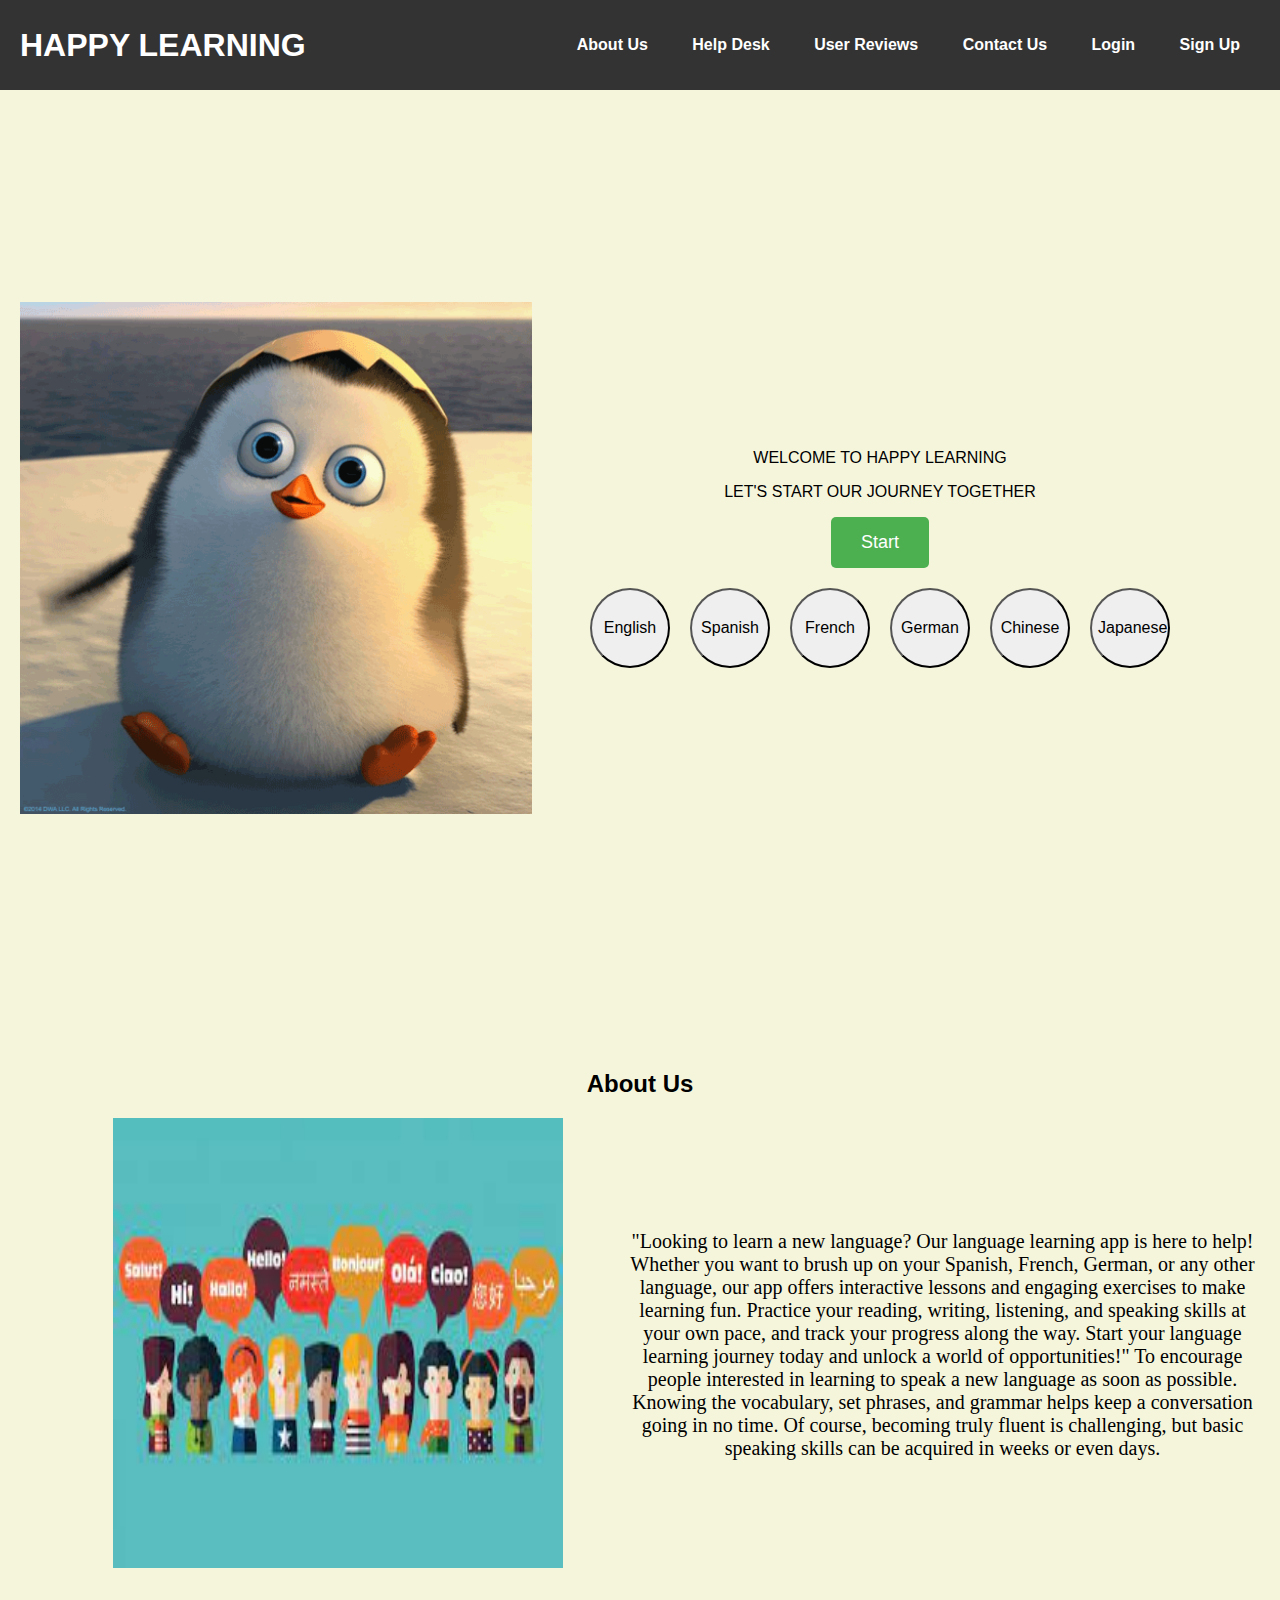
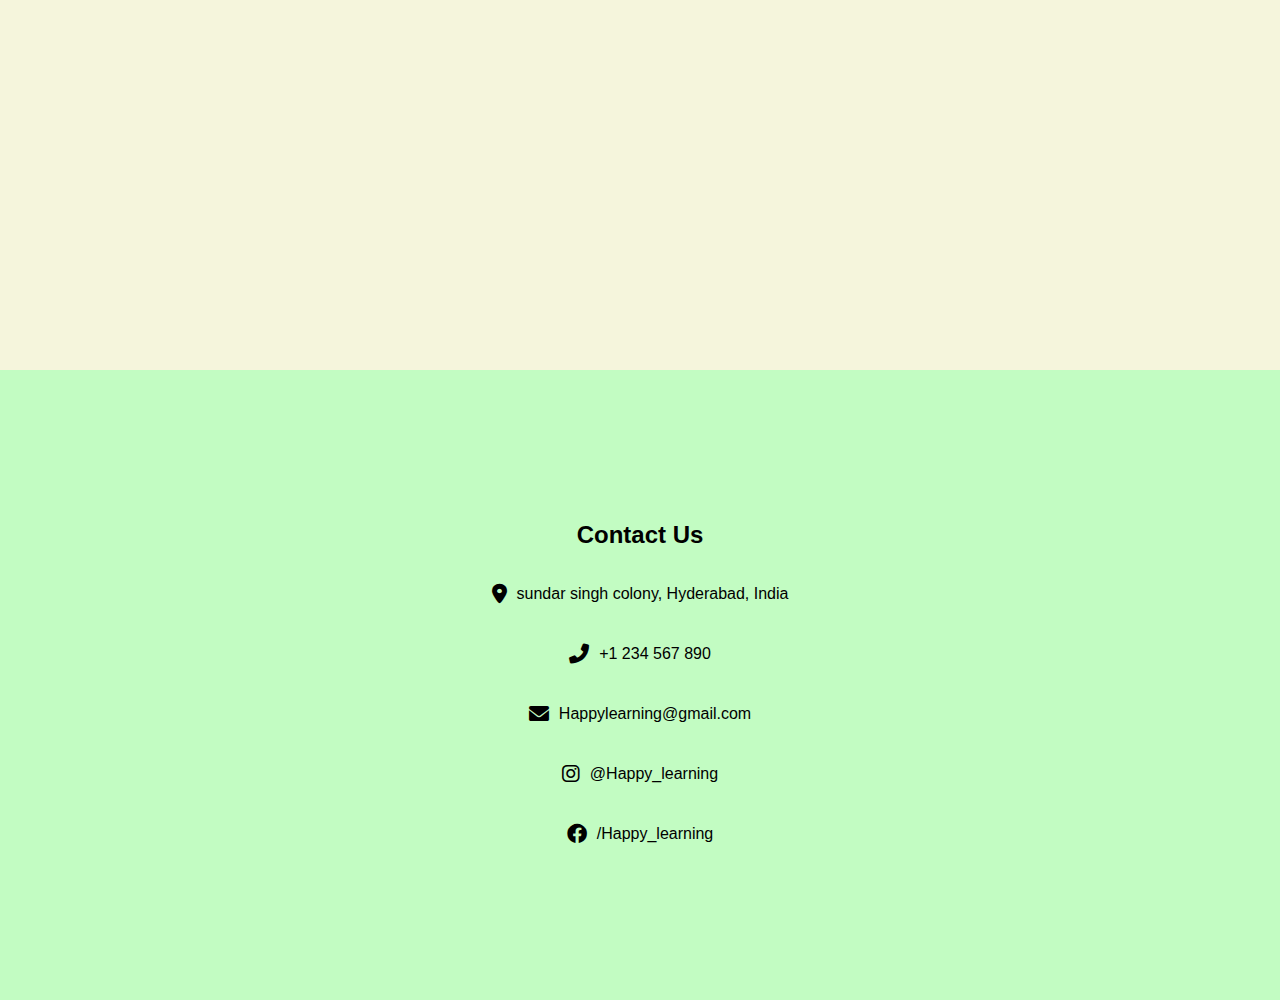
<file: learning app2/learning app/index.html>
<!DOCTYPE html>
<html lang="en">
<head>
    <meta charset="UTF-8">
    <meta name="viewport" content="width=device-width, initial-scale=1.0">
    <link rel="stylesheet" href="styles.css">
    <link rel="stylesheet" href="https://cdnjs.cloudflare.com/ajax/libs/font-awesome/6.0.0/css/all.min.css">

    <title>Happy Learning</title>
</head>
<body>
    <div class="header">
        <div class="logo">
            <h1>HAPPY LEARNING</h1>
        </div>
        <nav class="navigation">
            <ul>
                <li><a href="#aboutus">About Us</a></li>
                <li><a href="helpdesk.html">Help Desk</a></li>
                <li><a href="userreview.html">User Reviews</a></li>
                <li><a href="#contactus">Contact Us</a></li>
                <li><a href="login.html">Login</a></li>
                <li><a href="signup.html">Sign Up</a></li>
            </ul>
        </nav>
    </div>

    <div class="container" id="home">
        <div class="gif-container">
            <img src="assets/gif1.gif" class="gifstyle" alt="GIF 1">
        </div>
        <div class="middle-content">
            <div class="welcome-message">
                <p>WELCOME TO HAPPY LEARNING</p>
                <p>LET'S START OUR JOURNEY TOGETHER</p>
                <button class="start-button" onclick="window.location.href='language.html'">Start</button>
            </div>
            <div class="language-buttons">
                <button class="round-button">English</button>
                <button class="round-button">Spanish</button>
                <button class="round-button">French</button>
                <button class="round-button">German</button>
                <button class="round-button">Chinese</button>
                <button class="round-button">Japanese</button>
            </div>
        </div>
    </div>

    <div class="container" id="aboutus">
        <h2>About Us</h2>
        <div class="aboutuscontent">
            <div class="image-container">
                <img class="aboutus1" src="assets/aboutus1.jpg" alt="About Us Image">
            </div>
            <div class="text-content">
                <p class="aboutcontentstyle">
                    "Looking to learn a new language? Our language learning app is here to help! Whether you want to brush up on your Spanish, French, German, or any other language, our app offers interactive lessons and engaging exercises to make learning fun. Practice your reading, writing, listening, and speaking skills at your own pace, and track your progress along the way. Start your language learning journey today and unlock a world of opportunities!" To encourage people interested in learning to speak a new language as soon as possible. Knowing the vocabulary, set phrases, and grammar helps keep a conversation going in no time. Of course, becoming truly fluent is challenging, but basic speaking skills can be acquired in weeks or even days.
                </p>
            </div>
        </div>
    </div>
    <div class="contact-section" id="contactus">
        <h2>Contact Us</h2>
        <div class="contact-icons">
            <div class="icon">
                <i class="fas fa-map-marker-alt"></i>
                <p>sundar singh colony, Hyderabad, India</p>
            </div>
            <div class="icon">
                <i class="fas fa-phone-alt"></i>
                <p>+1 234 567 890</p>
            </div>
            <div class="icon">
                <i class="fas fa-envelope"></i>
                <p>Happylearning@gmail.com</p>
            </div>
            <div class="icon">
                <i class="fab fa-instagram"></i>
                <p>@Happy_learning</p>
            </div>
            <div class="icon">
                <i class="fab fa-facebook"></i>
                <p>/Happy_learning</p>
            </div>
        </div>
    </div>
    
        <script src="index.js"></script>
    
</body>
</html>
</file>
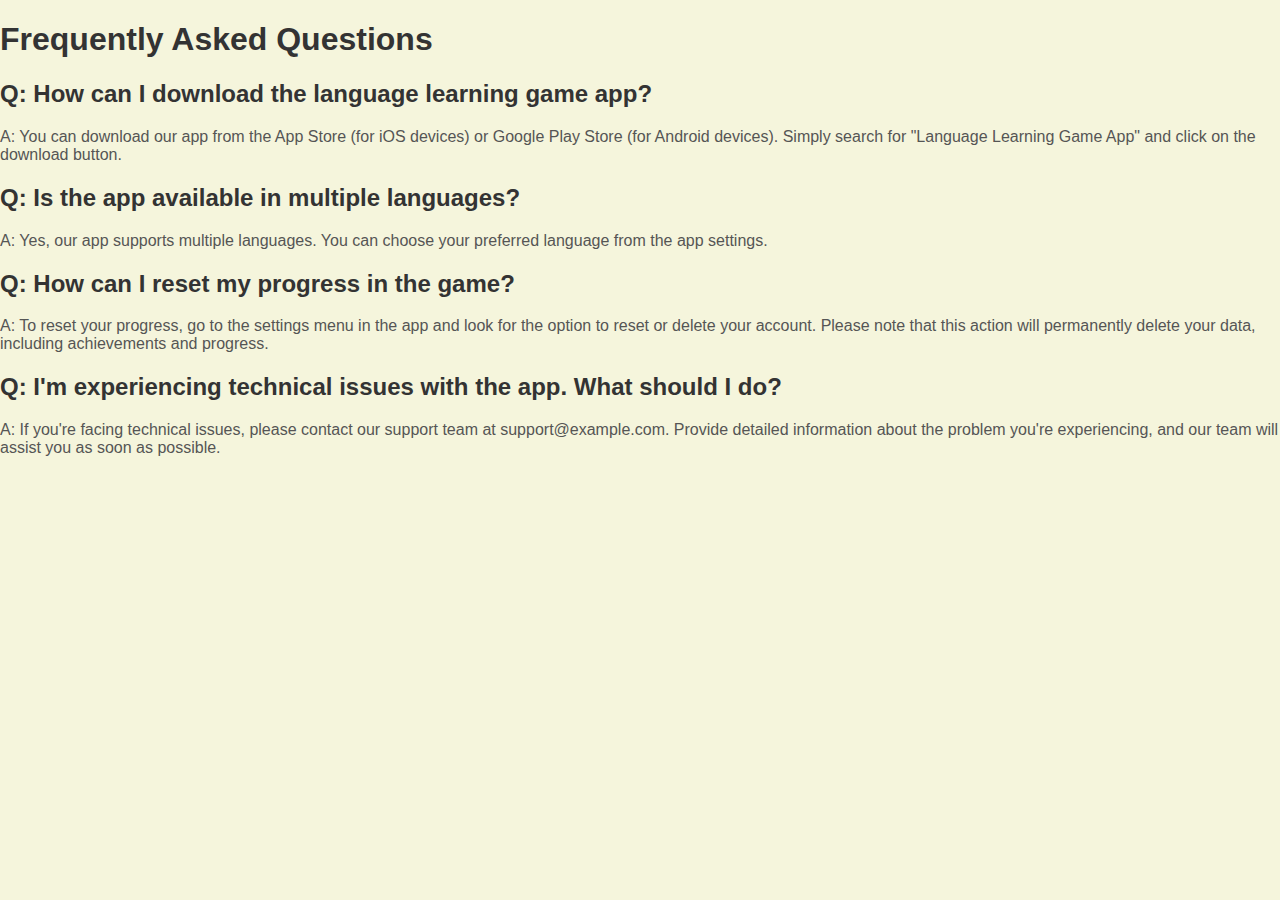
<file: learning app2/learning app/helpdesk.html>
<!DOCTYPE html>
<html lang="en">
<head>
    <meta charset="UTF-8">
    <meta name="viewport" content="width=device-width, initial-scale=1.0">
    <title>Language Learning Game App Help Desk</title>
</head>
<style>
    body {
        background-color: #f5f5dc; /* Very light cream color */
        font-family: Arial, sans-serif;
        margin: 0;
        padding: 0;
    }

    h1, h2 {
        color: #333; /* Dark text color */
    }

    p {
        color: #555; /* Slightly darker text color */
    }

    /* Additional styles can be added as needed */
</style>
<body>
    <h1>Frequently Asked Questions</h1>

    <h2>Q: How can I download the language learning game app?</h2>
    <p>A: You can download our app from the App Store (for iOS devices) or Google Play Store (for Android devices). Simply search for "Language Learning Game App" and click on the download button.</p>

    <h2>Q: Is the app available in multiple languages?</h2>
    <p>A: Yes, our app supports multiple languages. You can choose your preferred language from the app settings.</p>

    <h2>Q: How can I reset my progress in the game?</h2>
    <p>A: To reset your progress, go to the settings menu in the app and look for the option to reset or delete your account. Please note that this action will permanently delete your data, including achievements and progress.</p>

    <h2>Q: I'm experiencing technical issues with the app. What should I do?</h2>
    <p>A: If you're facing technical issues, please contact our support team at support@example.com. Provide detailed information about the problem you're experiencing, and our team will assist you as soon as possible.</p>

    <!-- Add more frequently asked questions and answers as needed -->

</body>
</html>
</file>
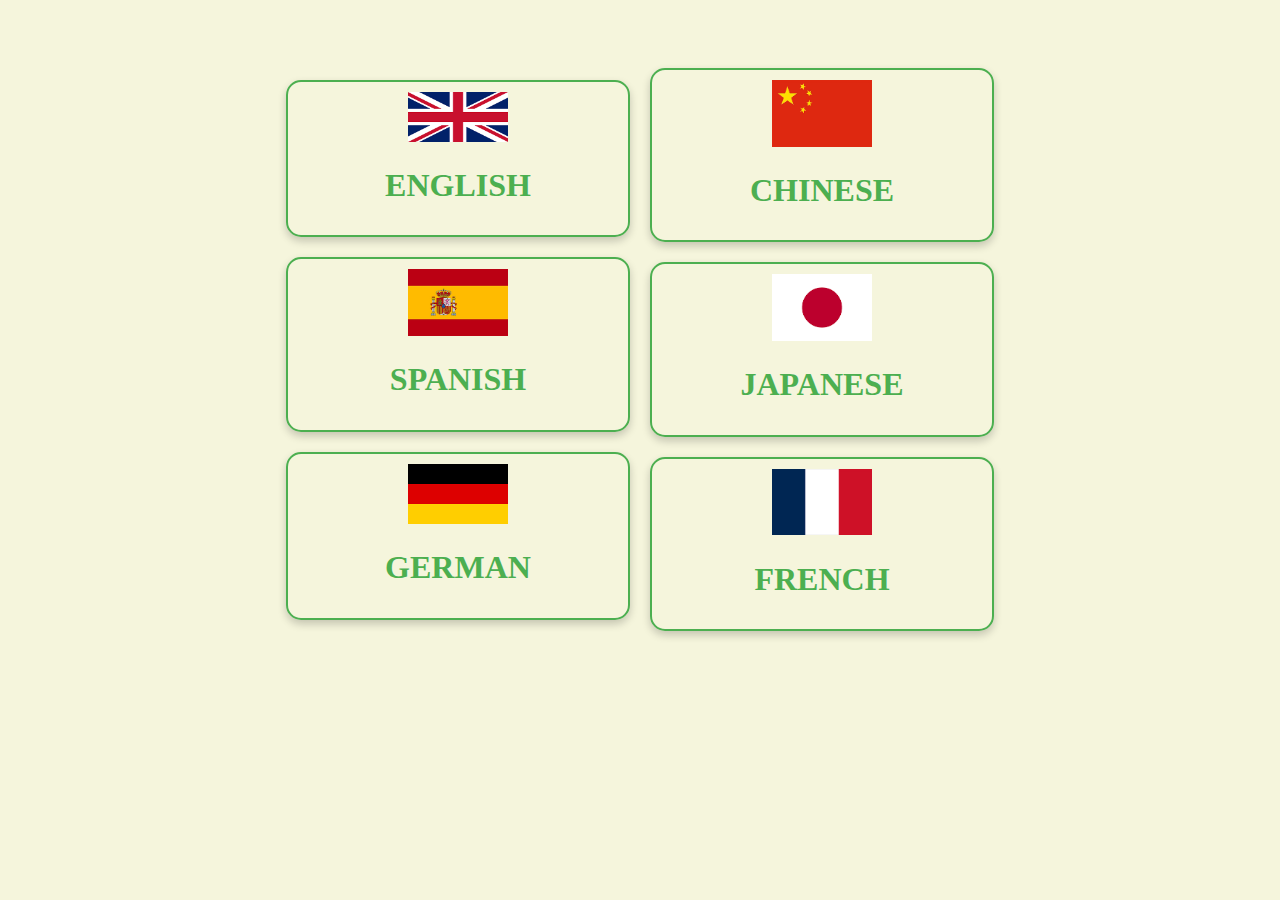
<file: learning app2/learning app/language.html>
<!DOCTYPE html>
<html lang="en">
<head>
    <meta charset="UTF-8">
    <meta name="viewport" content="width=device-width, initial-scale=1.0">
    <link rel="stylesheet" href="language.css">
    <title>Happy Learning</title>
</head>
<body>
    <!-- Your existing HTML content -->
    <div class="language-buttons">
        <div>
            <div class="language-option" id="english">
                <div class="rounded-box" >
                    <img src="assets/uk.png" class="flag" alt="">
                    <h1>ENGLISH</h1>
                </div>
            </div>
            <div class="language-option" id="spanish">
                <div class="rounded-box" >
                    <img src="assets/spain.png" class="flag" alt="">
                    <h1>SPANISH</h1>
                </div>
            </div>
            <div class="language-option" id="german">
                <div class="rounded-box" >
                    <img src="assets/Germany.png" class="flag" alt="">
                    <h1>GERMAN</h1>
                </div>
            </div>
        </div>
        <div>
            <div class="language-option" id="chinese">
                <div class="rounded-box" >
                    <img src="assets/china.png" class="flag" alt="">
                    <h1>CHINESE</h1>
                </div>
            </div>
            <div class="language-option" id="japanese">
                <div class="rounded-box" >
                    <img src="assets/japan.png" class="flag" alt="">
                    <h1>JAPANESE</h1>
                </div>
            </div>
            <div class="language-option" id="french">
                <div class="rounded-box" >
                    <img src="assets/FRANCE.png" class="flag" alt="">
                    <h1>FRENCH</h1>
                </div>
            </div>
        </div>
    </div>

    <script src="language.js"></script>
</body>
</html>
</file>
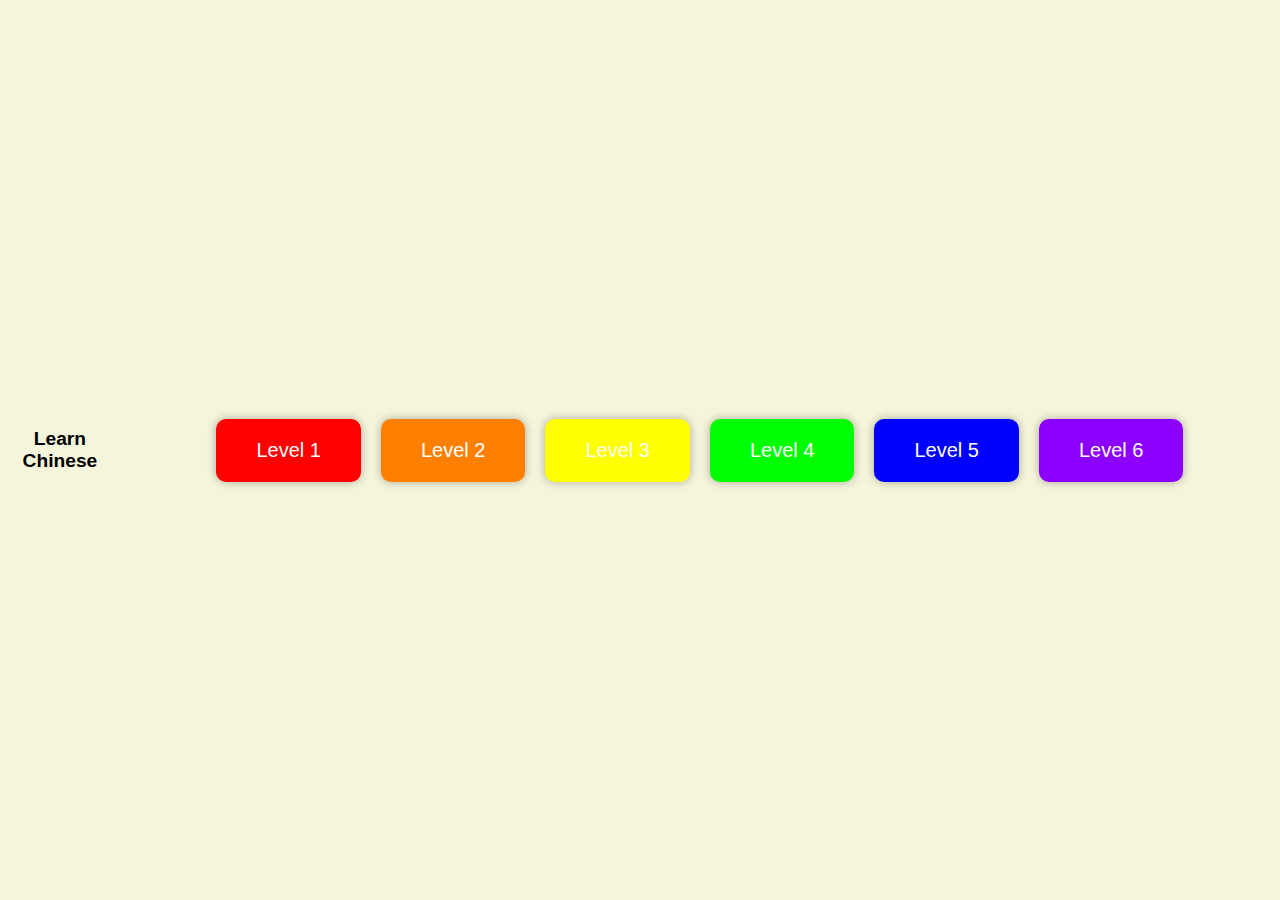
<file: learning app2/learning app/levels-chinese.html>
<!DOCTYPE html>
<html lang="en">

<head>
    <meta charset="UTF-8">
    <meta name="viewport" content="width=device-width, initial-scale=1.0">
    <link rel="stylesheet" href="levels.css">
    <title>Level Selection - Chinese</title>
</head>

<body>
    <h1 id="language" style="font-size: larger;text-align: center;">Learn Chinese</h1>
    <div id="levelsContainer">
        <button class="level-button" id="level1Button">Level 1</button>
        <button class="level-button" id="level2Button">Level 2</button>
        <button class="level-button" id="level3Button">Level 3</button>
        <button class="level-button" id="level4Button">Level 4</button>
        <button class="level-button" id="level5Button">Level 5</button>
        <button class="level-button" id="level6Button">Level 6</button>
    </div>

    <div id="questionContainer" style="display: none;margin-top:80%;">
        <h2>Questions</h2>
        <div id="questions"></div>
        <button id="submitBtn">Submit</button>
        <p id="score"></p>
    </div>

    <script>
        const level1Questions = [
    {
        question: "What is the Chinese word for 'book'?",
        options: ["a) 书 (Shū)", "b) 水 (Shuǐ)", "c) 人 (Rén)", "d) 车 (Chē)"],
        answer: "a) 书 (Shū)"
    },
    {
        question: "Which character means 'sun' in Chinese?",
        options: ["a) 月 (Yuè)", "b) 日 (Rì)", "c) 水 (Shuǐ)", "d) 山 (Shān)"],
        answer: "b) 日 (Rì)"
    },
    {
        question: "What is the Chinese word for 'tree'?",
        options: ["a) 花 (Huā)", "b) 山 (Shān)", "c) 石 (Shí)", "d) 树 (Shù)"],
        answer: "d) 树 (Shù)"
    },
    {
        question: "Which character represents the number 'three' in Chinese?",
        options: ["a) 一 (Yī)", "b) 二 (Èr)", "c) 三 (Sān)", "d) 十 (Shí)"],
        answer: "c) 三 (Sān)"
    },
    {
        question: "What is the Chinese word for 'hello'?",
        options: ["a) 你好 (Nǐ hǎo)", "b) 谢谢 (Xièxiè)", "c) 好吃 (Hǎochī)", "d) 对不起 (Duìbùqǐ)"],
        answer: "a) 你好 (Nǐ hǎo)"
    },
    {
        question: "Which character means 'water' in Chinese?",
        options: ["a) 水", "b) 火", "c) 土", "d) 风"],
        answer: "a) 水"
    },
    {
        question: "What is the Chinese word for 'one'?",
        options: ["a) 一 (Yī)", "b) 二 (Èr)", "c) 三 (Sān)", "d) 十 (Shí)"],
        answer: "a) 一 (Yī)"
    },
    {
        question: "What is the Chinese word for 'mother'?",
        options: ["a) 爸爸 (Bàba)", "b) 妈妈 (Māmā)", "c) 哥哥 (Gēgē)", "d) 姐姐 (Jiějiě)"],
        answer: "b) 妈妈 (Māmā)"
    },
    {
        question: "Which character represents the number 'two' in Chinese?",
        options: ["a) 一 (Yī)", "b) 二 (Èr)", "c) 三 (Sān)", "d) 十 (Shí)"],
        answer: "b) 二 (Èr)"
    },
    {
        question: "What is the Chinese word for 'goodbye'?",
        options: ["a) 你好 (Nǐ hǎo)", "b) 谢谢 (Xièxiè)", "c) 再见 (Zàijiàn)", "d) 对不起 (Duìbùqǐ)"],
        answer: "c) 再见 (Zàijiàn)"
    }
];


const level2Questions = [
    {
        question: "Which sentence means 'I want to eat noodles'?",
        options: ["a) 我喝水 (Wǒ hē shuǐ)", "b) 我吃米饭 (Wǒ chī mǐfàn)", "c) 我想吃面条 (Wǒ xiǎng chī miàntiáo)", "d) 他看书 (Tā kàn shū)"],
        answer: "c) 我想吃面条 (Wǒ xiǎng chī miàntiáo)"
    },
    {
        question: "What does '谢谢' (Xièxiè) mean in English?",
        options: ["a) Hello", "b) Thank you", "c) Goodbye", "d) Sorry"],
        answer: "b) Thank you"
    },
    {
        question: "Which character represents the number 'five' in Chinese?",
        options: ["a) 六", "b) 五", "c) 四", "d) 七"],
        answer: "b) 五"
    },
    {
        question: "What is the Chinese word for 'school'?",
        options: ["a) 家 (Jiā)", "b) 商店 (Shāngdiàn)", "c) 医院 (Yīyuàn)", "d) 学校 (Xuéxiào)"],
        answer: "d) 学校 (Xuéxiào)"
    },
    {
        question: "Which sentence means 'She is reading a book'?",
        options: ["a) 他在吃饭 (Tā zài chīfàn)", "b) 她在看书 (Tā zài kàn shū)", "c) 我在睡觉 (Wǒ zài shuìjiào)", "d) 你在喝水 (Nǐ zài hē shuǐ)"],
        answer: "b) 她在看书 (Tā zài kàn shū)"
    },
    {
        question: "What is the Chinese word for 'cat'?",
        options: ["a) 狗 (Gǒu)", "b) 猫 (Māo)", "c) 鸟 (Niǎo)", "d) 老鼠 (Lǎoshǔ)"],
        answer: "b) 猫 (Māo)"
    },
    {
        question: "Which character means 'person' in Chinese?",
        options: ["a) 狗 (Gǒu)", "b) 鸟 (Niǎo)", "c) 人 (Rén)", "d) 老鼠 (Lǎoshǔ)"],
        answer: "c) 人 (Rén)"
    },
    {
        question: "What is the Chinese word for 'computer'?",
        options: ["a) 电视 (Diànshì)", "b) 电话 (Diànhuà)", "c) 电脑 (Diànnǎo)", "d) 冰箱 (Bīngxiāng)"],
        answer: "c) 电脑 (Diànnǎo)"
    },
    {
        question: "Which sentence means 'He likes to play soccer'?",
        options: ["a) 她喜欢踢足球 (Tā xǐhuān tī zúqiú)", "b) 他喜欢打篮球 (Tā xǐhuān dǎ lánqiú)", "c) 他喜欢看电视 (Tā xǐhuān kàn diànshì)", "d) 她喜欢游泳 (Tā xǐhuān yóuyǒng)"],
        answer: "a) 他喜欢踢足球 (Tā xǐhuān tī zúqiú)"
    },
    {
        question: "What is the Chinese word for 'today'?",
        options: ["a) 明天 (Míngtiān)", "b) 昨天 (Zuótiān)", "c) 今天 (Jīntiān)", "d) 外面 (Wàimiàn)"],
        answer: "c) 今天 (Jīntiān)"
    }
];


const level3Questions = [
    {
        question: "Which sentence means 'I want to eat noodles'?",
        options: ["a) 我喝水 (Wǒ hē shuǐ)", "b) 我吃米饭 (Wǒ chī mǐfàn)", "c) 我想吃面条 (Wǒ xiǎng chī miàntiáo)", "d) 他看书 (Tā kàn shū)"],
        answer: "c) 我想吃面条 (Wǒ xiǎng chī miàntiáo)"
    },
    {
        question: "What does '谢谢' (Xièxiè) mean in English?",
        options: ["a) Hello", "b) Thank you", "c) Goodbye", "d) Sorry"],
        answer: "b) Thank you"
    },
    {
        question: "Which character represents the number 'five' in Chinese?",
        options: ["a) 六", "b) 五", "c) 四", "d) 七"],
        answer: "b) 五"
    },
    {
        question: "What is the Chinese word for 'school'?",
        options: ["a) 家 (Jiā)", "b) 商店 (Shāngdiàn)", "c) 医院 (Yīyuàn)", "d) 学校 (Xuéxiào)"],
        answer: "d) 学校 (Xuéxiào)"
    },
    {
        question: "Which sentence means 'She is reading a book'?",
        options: ["a) 他在吃饭 (Tā zài chīfàn)", "b) 她在看书 (Tā zài kàn shū)", "c) 我在睡觉 (Wǒ zài shuìjiào)", "d) 你在喝水 (Nǐ zài hē shuǐ)"],
        answer: "b) 她在看书 (Tā zài kàn shū)"
    },
    {
        question: "What is the Chinese word for 'cat'?",
        options: ["a) 狗 (Gǒu)", "b) 猫 (Māo)", "c) 鸟 (Niǎo)", "d) 老鼠 (Lǎoshǔ)"],
        answer: "b) 猫 (Māo)"
    },
    {
        question: "Which character means 'person' in Chinese?",
        options: ["a) 狗 (Gǒu)", "b) 鸟 (Niǎo)", "c) 人 (Rén)", "d) 老鼠 (Lǎoshǔ)"],
        answer: "c) 人 (Rén)"
    },
    {
        question: "What is the Chinese word for 'computer'?",
        options: ["a) 电视 (Diànshì)", "b) 电话 (Diànhuà)", "c) 电脑 (Diànnǎo)", "d) 冰箱 (Bīngxiāng)"],
        answer: "c) 电脑 (Diànnǎo)"
    },
    {
        question: "Which sentence means 'He likes to play soccer'?",
        options: ["a) 她喜欢踢足球 (Tā xǐhuān tī zúqiú)", "b) 他喜欢打篮球 (Tā xǐhuān dǎ lánqiú)", "c) 他喜欢看电视 (Tā xǐhuān kàn diànshì)", "d) 她喜欢游泳 (Tā xǐhuān yóuyǒng)"],
        answer: "a) 他喜欢踢足球 (Tā xǐhuān tī zúqiú)"
    },
    {
        question: "What is the Chinese word for 'today'?",
        options: ["a) 明天 (Míngtiān)", "b) 昨天 (Zuótiān)", "c) 今天 (Jīntiān)", "d) 外面 (Wàimiàn)"],
        answer: "c) 今天 (Jīntiān)"
    }
];

  
const questionContainer = document.getElementById("questionContainer");
        const questionsDiv = document.getElementById("questions");
        const submitBtn = document.getElementById("submitBtn");
        const scoreDiv = document.getElementById("score");

        document.getElementById("level1Button").addEventListener("click", function () {
            displayQuestions(level1Questions);
        });
        document.getElementById("level2Button").addEventListener("click", function () {
            displayQuestions(level2Questions);
        });
        
        function displayQuestions(questions) {
         document.getElementById("language").style.display = "none";
         document.getElementById("levelsContainer").style.display = "none";
         questionContainer.style.display = "block";
         
         let questionHTML = "";
          questions.forEach((question, index) => {
          questionHTML += `<div class="question">${question.question}</div>`;
          question.options.forEach(option => {
            questionHTML += `<div class="option"><input type="radio" name="question${index}" value="${option}"> ${option}</div>`;
        });
        questionHTML += `<br>`;
    });
    questionsDiv.innerHTML = questionHTML;
    submitBtn.addEventListener("click", function () {
            calculateScore(questions);
        });
}
function calculateScore(questions) {
            let correctAnswers = 0;
            questions.forEach((question, index) => {
                const selectedAnswer = document.querySelector(`input[name=question${index}]:checked`);
                if (selectedAnswer && selectedAnswer.value === question.answer) {
                    correctAnswers++;
                }
            });
            const score = `Your score: ${correctAnswers} out of ${questions.length}`;
            scoreDiv.textContent = score;
        }

        

        
    </script>
</body>

</html>
</file>
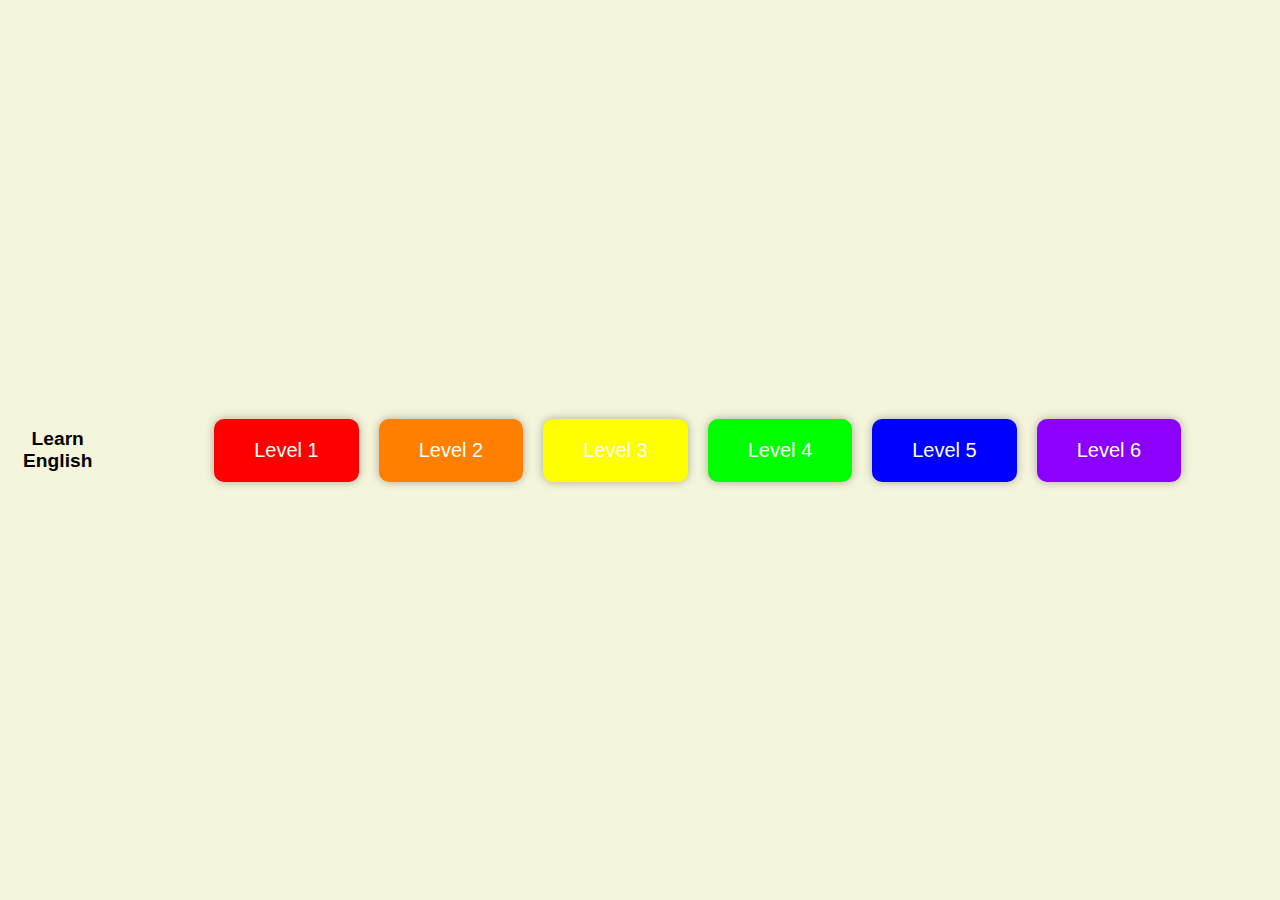
<file: learning app2/learning app/levels-english.html>
<!DOCTYPE html>
<html lang="en">

<head>
    <meta charset="UTF-8">
    <meta name="viewport" content="width=device-width, initial-scale=1.0">
    <link rel="stylesheet" href="levels.css">
    <title>Level Selection</title>
    
</head>

<body>
    <h1 id="language" style="font-size: larger;text-align: center;">Learn English</h1>
    <div id="levelsContainer">
        <button class="level-button" id="level1Button">Level 1</button>
        <button class="level-button" id="level2Button">Level 2</button>
        <button class="level-button" id="level3Button">Level 3</button>
        <button class="level-button" id="level4Button">Level 4</button>
        <button class="level-button" id="level5Button">Level 5</button>
        <button class="level-button" id="level6Button">Level 6</button>
    </div>

    <div id="questionContainer" style="display: none;margin-top:80%;">
        <h2>Questions</h2>
        <div id="questions"></div>
        <button id="submitBtn">Submit</button>
        <p id="score"></p>
    </div>

    <script>
        const level1Questions = [
            {
                question: "What is the English word for 'chien' in French?",
                options: ["a) Cat", "b) Dog", "c) Fish", "d) Bird"],
                answer: "b) Dog"
            },
            {
                question: "Choose the correct sentence:",
                options: ["a) She is goes to school.", "b) He am play in the park.", "c) I am reading a book.", "d) They are do homework."],
                answer: "c) I am reading a book."
            },
            {
                question: "Which of the following is a color?",
                options: ["a) Run", "b) Blue", "c) Jump", "d) Fast"],
                answer: "b) Blue"
            },
            {
                question: "What does 'hello' mean?",
                options: ["a) Goodbye", "b) Thank you", "c) Hello", "d) Yes"],
                answer: "c) Hello"
            },
            {
                question: "Fill in the blank: I ___ a student.",
                options: ["a) am", "b) is", "c) are", "d) be"],
                answer: "a) am"
            },
            {
                question: "What is the plural of 'cat'?",
                options: ["a) Caties", "b) Cats", "c) Catz", "d) Catfish"],
                answer: "b) Cats"
            },
            {
                question: "Which word means the opposite of 'big'?",
                options: ["a) Small", "b) Tall", "c) Fast", "d) Bright"],
                answer: "a) Small"
            },
            {
                question: "What is the English word for 'maison' in French?",
                options: ["a) House", "b) Car", "c) Tree", "d) School"],
                answer: "a) House"
            },
            {
                question: "Choose the correct sentence:",
                options: ["a) He can sings well.", "b) She can to dance.", "c) They can play soccer.", "d) I can goes home."],
                answer: "c) They can play soccer."
            },
            {
                question: "What is the correct order of words in a question?",
                options: ["a) Subject - Verb - Object", "b) Object - Verb - Subject", "c) Verb - Subject - Object", "d) Subject - Object - Verb"],
                answer: "c) Verb - Subject - Object"
            }
        ];
        const level2Questions = [
            {
                question: "What is the past tense of the verb 'eat'?",
                options: ["a) Eaten", "b) Eating", "c) Ate", "d) Eatting"],
                answer: "c) Ate"
            },
            {
                question: "Choose the correct sentence:",
                options: ["a) She don't like coffee.", "b) He doesn't likes ice cream.", "c) I doesn't have a car.", "d) They don't have a dog."],
                answer: "d) They don't have a dog."
            },
            {
                question: "What is the opposite of the word 'happy'?",
                options: ["a) Sad", "b) Angry", "c) Excited", "d) Joyful"],
                answer: "a) Sad"
            },
            {
                question: "Fill in the blank: We ___ to the beach last weekend.",
                options: ["a) Go", "b) Going", "c) Goes", "d) Went"],
                answer: "d) Went"
            },
            {
                question: "Which sentence is in the present continuous tense?",
                options: ["a) He will go to the store.", "b) She is playing in the garden.", "c) They went to the zoo.", "d) I read a book yesterday."],
                answer: "b) She is playing in the garden."
            },
            {
                question: "What is the plural of 'child'?",
                options: ["a) Childs", "b) Children", "c) Childs'", "d) Childrens"],
                answer: "b) Children"
            },
            {
                question: "Choose the correct sentence:",
                options: ["a) I can plays the guitar.", "b) She can to sings well.", "c) They can dance.", "d) He can swim good."],
                answer: "c) They can dance."
            },
            {
                question: "What does 'I don't mind' mean?",
                options: ["a) I'm angry.", "b) I'm happy.", "c) It doesn't bother me.", "d) I don't care."],
                answer: "c) It doesn't bother me."
            },
            {
                question: "Which word is a synonym for 'fast'?",
                options: ["a) Slow", "b) Quick", "c) Loud", "d) Heavy"],
                answer: "b) Quick"
            },
            {
                question: "What is the correct order of words in a negative sentence?",
                options: ["a) Subject - Verb - Object", "b) Verb - Object - Subject", "c) Subject - Object - Verb", "d) Subject - Auxiliary Verb - Not - Main Verb"],
                answer: "d) Subject - Auxiliary Verb - Not - Main Verb"
            }
        ];
        const questionContainer = document.getElementById("questionContainer");
        const questionsDiv = document.getElementById("questions");
        const submitBtn = document.getElementById("submitBtn");
        const scoreDiv = document.getElementById("score");

        document.getElementById("level1Button").addEventListener("click", function () {
            displayQuestions(level1Questions);
        });
        document.getElementById("level2Button").addEventListener("click", function () {
            displayQuestions(level2Questions);
        });
        
        function displayQuestions(questions) {
         document.getElementById("language").style.display = "none";
         document.getElementById("levelsContainer").style.display = "none";
         questionContainer.style.display = "block";
         
         let questionHTML = "";
          questions.forEach((question, index) => {
          questionHTML += `<div class="question">${question.question}</div>`;
          question.options.forEach(option => {
            questionHTML += `<div class="option"><input type="radio" name="question${index}" value="${option}"> ${option}</div>`;
        });
        questionHTML += `<br>`;
    });
    questionsDiv.innerHTML = questionHTML;
    submitBtn.addEventListener("click", function () {
            calculateScore(questions);
        });
}
function calculateScore(questions) {
            let correctAnswers = 0;
            questions.forEach((question, index) => {
                const selectedAnswer = document.querySelector(`input[name=question${index}]:checked`);
                if (selectedAnswer && selectedAnswer.value === question.answer) {
                    correctAnswers++;
                }
            });
            const score = `Your score: ${correctAnswers} out of ${questions.length}`;
            scoreDiv.textContent = score;
        }

        

        
    </script>
</body>

</html>
</file>
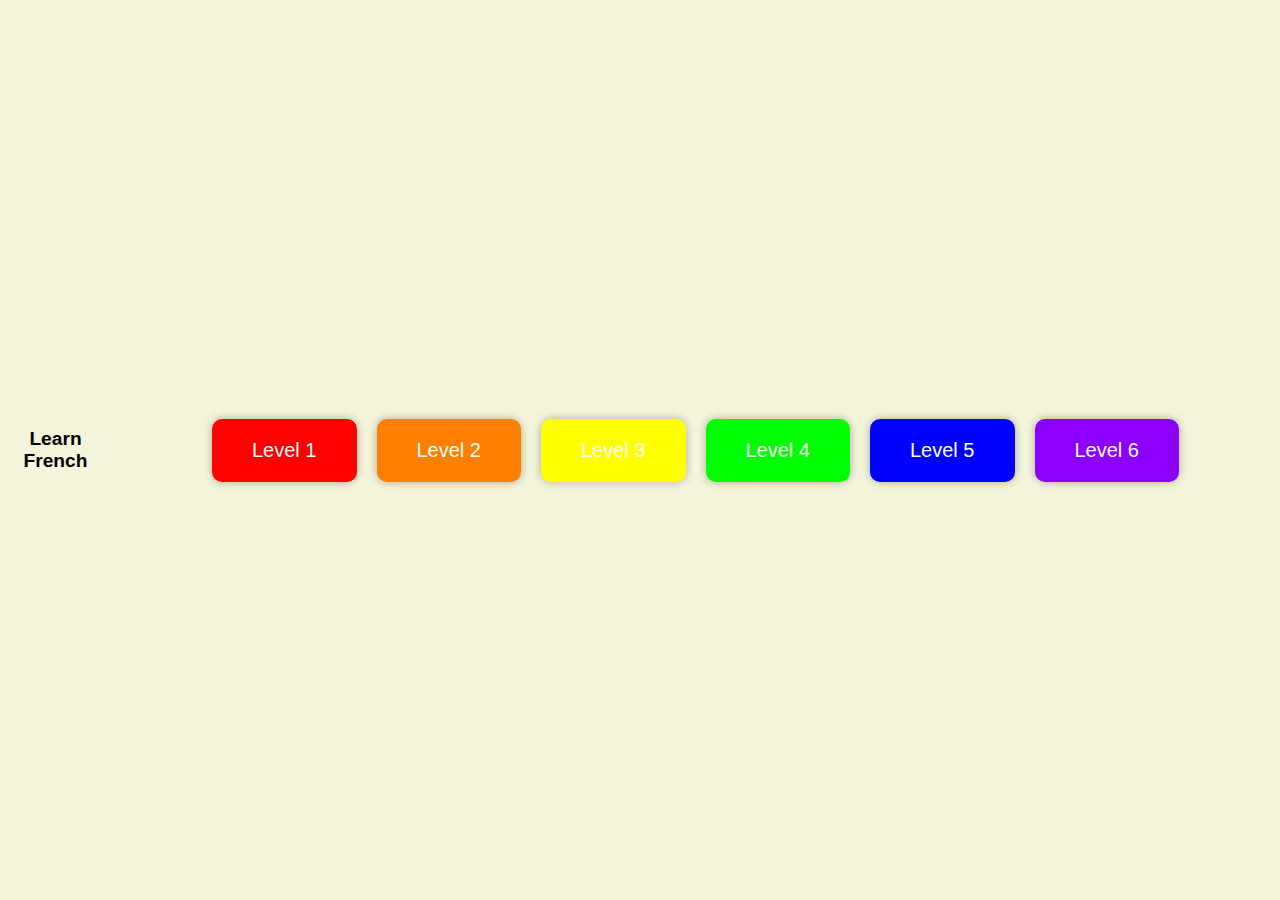
<file: learning app2/learning app/levels-french.html>
<!DOCTYPE html>
<html lang="en">

<head>
    <meta charset="UTF-8">
    <meta name="viewport" content="width=device-width, initial-scale=1.0">
    <link rel="stylesheet" href="levels.css">
    <title>Level Selection - French</title>
</head>

<body>
    <h1 id="language" style="font-size: larger;text-align: center;">Learn French</h1>
    <div id="levelsContainer">
        <button class="level-button" id="level1Button">Level 1</button>
        <button class="level-button" id="level2Button">Level 2</button>
        <button class="level-button" id="level3Button">Level 3</button>
        <button class="level-button" id="level4Button">Level 4</button>
        <button class="level-button" id="level5Button">Level 5</button>
        <button class="level-button" id="level6Button">Level 6</button>
    </div>

    <div id="questionContainer" style="display: none;margin-top:80%;">
        <h2>Questions</h2>
        <div id="questions"></div>
        <button id="submitBtn">Submit</button>
        <p id="score"></p>
    </div>

    <script>
        const level1Questions = [
            {
                question: "What is the French word for 'chat'?",
                options: ["a) Cat", "b) Dog", "c) Fish", "d) Bird"],
                answer: "a) Cat"
            },
            {
                question: "Choose the correct sentence:",
                options: ["a) Il a un chien.", "b) Elle êtes un chat.", "c) Nous avons un poisson.", "d) Ils avons un oiseau."],
                answer: "a) Il a un chien."
            },
            {
                question: "Which of the following is a color in French?",
                options: ["a) Run", "b) Bleu", "c) Jump", "d) Fast"],
                answer: "b) Bleu"
            },
            {
                question: "What does 'bonjour' mean?",
                options: ["a) Goodbye", "b) Thank you", "c) Hello", "d) Yes"],
                answer: "c) Hello"
            },
            {
                question: "Fill in the blank: J'ai ___ un livre.",
                options: ["a) suis", "b) avons", "c) a", "d) avez"],
                answer: "c) a"
            },
            {
                question: "What is the plural of 'maison'?",
                options: ["a) Maisons", "b) Maisonnes", "c) Maisies", "d) Maisonettes"],
                answer: "a) Maisons"
            },
            {
                question: "Which word means the opposite of 'petit'?",
                options: ["a) Grand", "b) Haut", "c) Rapide", "d) Lumineux"],
                answer: "a) Grand"
            },
            {
                question: "What is the French word for 'école'?",
                options: ["a) House", "b) Car", "c) Tree", "d) School"],
                answer: "d) School"
            },
            {
                question: "Choose the correct sentence:",
                options: ["a) Il peut danser.", "b) Elle peut chanter.", "c) Ils peut nager.", "d) Nous peut courir."],
                answer: "a) Il peut danser."
            },
            {
                question: "What is the correct order of words in a question in French?",
                options: ["a) Subject - Verb - Object", "b) Object - Verb - Subject", "c) Verb - Subject - Object", "d) Subject - Object - Verb"],
                answer: "c) Verb - Subject - Object"
            }
        ];

        const level2Questions = [
            {
                question: "What is the past tense of the verb 'manger'?",
                options: ["a) Mange", "b) Mangeant", "c) Mangé", "d) Mangée"],
                answer: "c) Mangé"
            },
            {
                question: "Choose the correct sentence:",
                options: ["a) Je ne aime pas les pommes.", "b) Il aime danser.", "c) Nous aimer un gâteau.", "d) Vous aimons le chocolat."],
                answer: "b) Il aime danser."
            },
            {
                question: "What is the opposite of the word 'chaud'?",
                options: ["a) Froid", "b) Chaudement", "c) Tiède", "d) Brûlant"],
                answer: "a) Froid"
            },
            {
                question: "Fill in the blank: Elle ___ au cinéma hier soir.",
                options: ["a) Aller", "b) Vas", "c) Va", "d) Est allée"],
                answer: "d) Est allée"
            },
            {
                question: "Which sentence is in the future tense?",
                options: ["a) Il regarde la télévision.", "b) Nous avons mangé.", "c) Ils mangent des fruits.", "d) Je mangerai un gâteau demain."],
                answer: "d) Je mangerai un gâteau demain."
            },
            {
                question: "What is the plural of 'fille'?",
                options: ["a) Fille", "b) Filles", "c) Fil", "d) Fillesse"],
                answer: "b) Filles"
            },
            {
                question: "Choose the correct sentence:",
                options: ["a) Je peut parler anglais.", "b) Elle pouvez danser.", "c) Nous pouvons chanter.", "d) Ils pouvons nager."],
                answer: "c) Nous pouvons chanter."
            },
            {
                question: "What does 'au revoir' mean?",
                options: ["a) Hello", "b) Goodbye", "c) Thank you", "d) Yes"],
                answer: "b) Goodbye"
            },
            {
                question: "Which word is a synonym for 'beau'?",
                options: ["a) Petit", "b) Grand", "c) Joli", "d) Laid"],
                answer: "c) Joli"
            },
            {
                question: "What is the correct order of words in a negative sentence in French?",
                options: ["a) Subject - Verb - Object", "b) Verb - Object - Subject", "c) Subject - Object - Verb", "d) Subject - Ne - Verb - Pas - Object"],
                answer: "d) Subject - Ne - Verb - Pas - Object"
            }
        ];

        const level3Questions = [
            {
                question: "Which sentence uses the correct subjunctive mood?",
                options: ["a) Je veux qu'il aller au cinéma.", "b) Il faut qu'elle finira son travail.", "c) Je doute qu'il soit ici.", "d) Ils croient qu'il ira au magasin."],
                answer: "c) Je doute qu'il soit ici."
            },
            {
                question: "Choose the correct sentence with the conditional tense:",
                options: ["a) Il mangera une pomme.", "b) Elle mange une pomme.", "c) Il mangerait une pomme.", "d) Ils mange une pomme."],
                answer: "c) Il mangerait une pomme."
            },
            {
                question: "What is the meaning of the idiom 'coup de foudre'?",
                options: ["a) Thunderstorm", "b) Love at first sight", "c) Strike of luck", "d) Headache"],
                answer: "b) Love at first sight"
            },
            {
                question: "Choose the correct phrasal verb to complete the sentence: Il a ___ son chien.",
                options: ["a) Give out", "b) Give away", "c) Give off", "d) Give up"],
                answer: "b) Give away"
            },
            {
                question: "Which sentence is in the passive voice?",
                options: ["a) Il a mangé le gâteau.", "b) Elle a écrit la lettre.", "c) Le livre a été lu par Marie.", "d) Nous avons vu le film."],
                answer: "c) Le livre a été lu par Marie."
            },
            {
                question: "What is the correct plural form of 'cheval'?",
                options: ["a) Chevals", "b) Chevaux", "c) Chevalles", "d) Chevalux"],
                answer: "b) Chevaux"
            },
            {
                question: "Choose the correct sentence with reflexive verbs: Ils se ___ tôt le matin.",
                options: ["a) Laver", "b) Lave", "c) Lavent", "d) Lavent"],
                answer: "a) Laver"
            },
            {
                question: "What is the meaning of the word 'séduisant'?",
                options: ["a) Boring", "b) Charming", "c) Ugly", "d) Confusing"],
                answer: "b) Charming"
            },
            {
                question: "Which sentence is correct with the subjunctive mood?",
                options: ["a) Je pense qu'il viendra.", "b) Il faut qu'elle chante.", "c) Nous allons au cinéma.", "d) Elle a mangé le gâteau."],
                answer: "b) Il faut qu'elle chante."
            },
            {
                question: "What is the correct order of words in a negative sentence with reflexive verbs in French?",
                options: ["a) Subject - Verb - Reflexive Pronoun - Pas - Object", "b) Subject - Pas - Reflexive Pronoun - Verb - Object", "c) Subject - Reflexive Pronoun - Pas - Verb - Object", "d) Subject - Reflexive Pronoun - Verb - Pas - Object"],
                answer: "d) Subject - Reflexive Pronoun - Verb - Pas - Object"
            }
        ];

          
        const questionContainer = document.getElementById("questionContainer");
        const questionsDiv = document.getElementById("questions");
        const submitBtn = document.getElementById("submitBtn");
        const scoreDiv = document.getElementById("score");

        document.getElementById("level1Button").addEventListener("click", function () {
            displayQuestions(level1Questions);
        });
        document.getElementById("level2Button").addEventListener("click", function () {
            displayQuestions(level2Questions);
        });
        
        function displayQuestions(questions) {
         document.getElementById("language").style.display = "none";
         document.getElementById("levelsContainer").style.display = "none";
         questionContainer.style.display = "block";
         
         let questionHTML = "";
          questions.forEach((question, index) => {
          questionHTML += `<div class="question">${question.question}</div>`;
          question.options.forEach(option => {
            questionHTML += `<div class="option"><input type="radio" name="question${index}" value="${option}"> ${option}</div>`;
        });
        questionHTML += `<br>`;
    });
    questionsDiv.innerHTML = questionHTML;
    submitBtn.addEventListener("click", function () {
            calculateScore(questions);
        });
}
function calculateScore(questions) {
            let correctAnswers = 0;
            questions.forEach((question, index) => {
                const selectedAnswer = document.querySelector(`input[name=question${index}]:checked`);
                if (selectedAnswer && selectedAnswer.value === question.answer) {
                    correctAnswers++;
                }
            });
            const score = `Your score: ${correctAnswers} out of ${questions.length}`;
            scoreDiv.textContent = score;
        }

        

        
    </script>
</body>

</html>
</file>
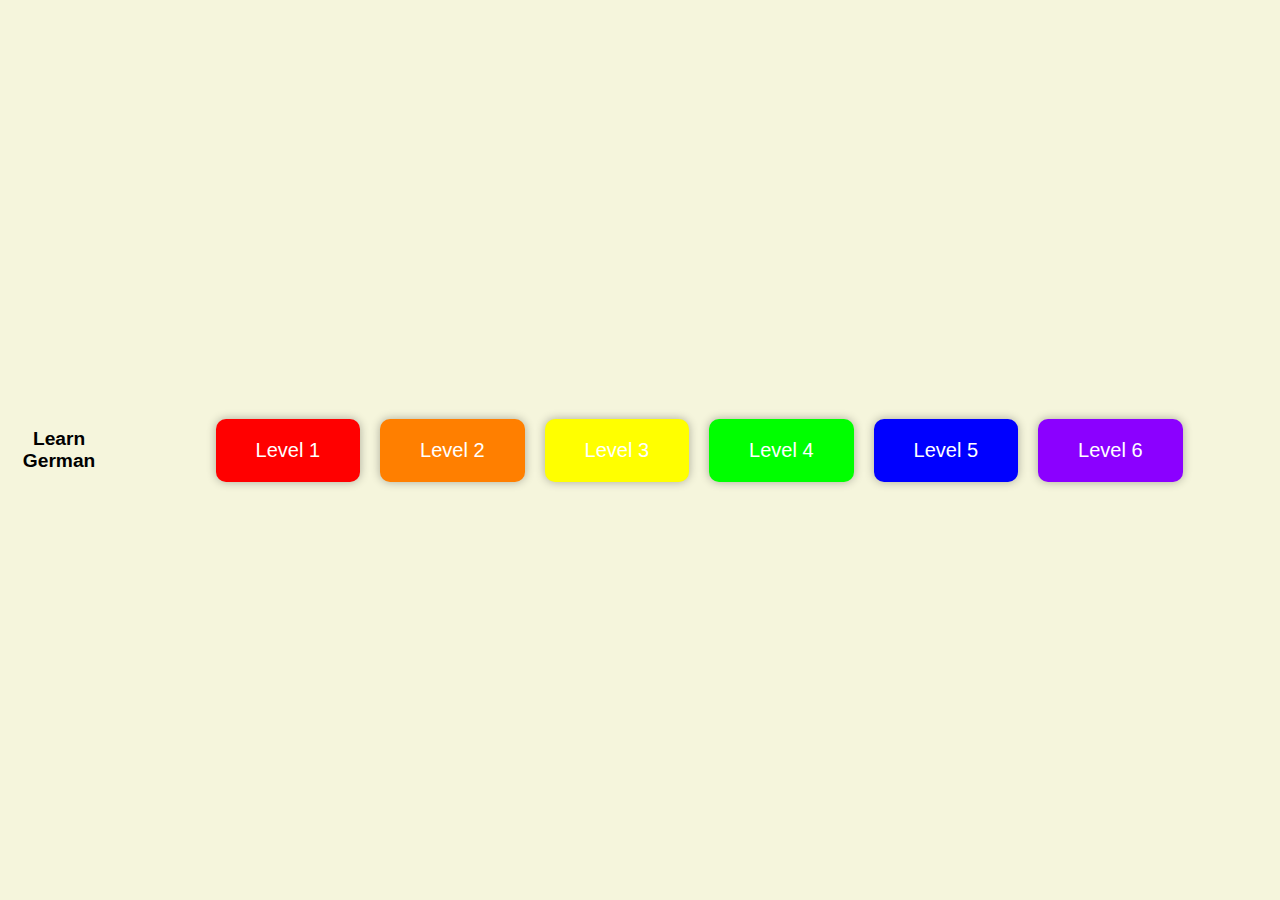
<file: learning app2/learning app/levels-german.html>
<!DOCTYPE html>
<html lang="en">

<head>
    <meta charset="UTF-8">
    <meta name="viewport" content="width=device-width, initial-scale=1.0">
    <link rel="stylesheet" href="levels.css">
    <title>Level Selection - German</title>
</head>

<body>
    <h1 id="language" style="font-size: larger;text-align: center;">Learn German</h1>
    <div id="levelsContainer">
        <button class="level-button" id="level1Button">Level 1</button>
        <button class="level-button" id="level2Button">Level 2</button>
        <button class="level-button" id="level3Button">Level 3</button>
        <button class="level-button" id="level4Button">Level 4</button>
        <button class="level-button" id="level5Button">Level 5</button>
        <button class="level-button" id="level6Button">Level 6</button>
    </div>

    <div id="questionContainer" style="display: none;margin-top:80%;">
        <h2>Questions</h2>
        <div id="questions"></div>
        <button id="submitBtn">Submit</button>
        <p id="score"></p>
    </div>

    <script>
        const level1Questions = [
            {
                question: "Was ist das deutsche Wort für 'Hund'?",
                options: ["a) Katze", "b) Hund", "c) Fisch", "d) Vogel"],
                answer: "b) Hund"
            },
            {
                question: "Wählen Sie den korrekten Satz aus:",
                options: ["a) Ich ist gehen.", "b) Du haben ein Buch.", "c) Er spielt Fußball.", "d) Sie machen Hausaufgaben."],
                answer: "c) Er spielt Fußball."
            },
            {
                question: "Welche der folgenden Farben ist eine Farbe?",
                options: ["a) Rennen", "b) Blau", "c) Springen", "d) Schnell"],
                answer: "b) Blau"
            },
            {
                question: "Was bedeutet 'Hallo'?",
                options: ["a) Auf Wiedersehen", "b) Danke", "c) Hallo", "d) Ja"],
                answer: "c) Hallo"
            },
            {
                question: "Füllen Sie die Lücke aus: Ich ___ ein Student.",
                options: ["a) bin", "b) ist", "c) sind", "d) sein"],
                answer: "a) bin"
            },
            {
                question: "Was ist der Plural von 'Katze'?",
                options: ["a) Katies", "b) Katzen", "c) Katzenz", "d) Katzenfisch"],
                answer: "b) Katzen"
            },
            {
                question: "Welches Wort bedeutet das Gegenteil von 'groß'?",
                options: ["a) Klein", "b) Hoch", "c) Schnell", "d) Hell"],
                answer: "a) Klein"
            },
            {
                question: "Was ist das deutsche Wort für 'Haus'?",
                options: ["a) Haus", "b) Auto", "c) Baum", "d) Schule"],
                answer: "a) Haus"
            },
            {
                question: "Wählen Sie den korrekten Satz aus:",
                options: ["a) Wir kann singen.", "b) Sie kann tanzen.", "c) Ich kann lesen.", "d) Er kann nach Hause gehen."],
                answer: "c) Ich kann lesen."
            },
            {
                question: "Was ist die richtige Reihenfolge der Wörter in einer Frage?",
                options: ["a) Subjekt - Verb - Objekt", "b) Objekt - Verb - Subjekt", "c) Verb - Subjekt - Objekt", "d) Subjekt - Objekt - Verb"],
                answer: "a) Subjekt - Verb - Objekt"
            }
        ];

        const level2Questions = [
            {
                question: "Was ist die Vergangenheitsform des Verbs 'essen'?",
                options: ["a) Essend", "b) Aß", "c) Esst", "d) Isst"],
                answer: "b) Aß"
            },
            {
                question: "Wählen Sie den korrekten Satz aus:",
                options: ["a) Wir haben einen Hund.", "b) Sie spielen im Park.", "c) Ich liest ein Buch.", "d) Du geht zur Schule."],
                answer: "a) Wir haben einen Hund."
            },
            {
                question: "Was ist das Gegenteil von 'glücklich'?",
                options: ["a) Traurig", "b) Wütend", "c) Aufgeregt", "d) Freudig"],
                answer: "a) Traurig"
            },
            {
                question: "Füllen Sie die Lücke aus: Gestern ___ wir ins Kino.",
                options: ["a) Geht", "b) Ging", "c) Gehen", "d) Gingen"],
                answer: "d) Gingen"
            },
            {
                question: "Welcher Satz steht im Präsens?",
                options: ["a) Er wird ins Geschäft gehen.", "b) Sie spielt im Garten.", "c) Sie ging zum Zoo.", "d) Ich habe gestern ein Buch gelesen."],
                answer: "b) Sie spielt im Garten."
            },
            {
                question: "Was ist der Plural von 'Kind'?",
                options: ["a) Kinder", "b) Kindes", "c) Kindies", "d) Kinden"],
                answer: "a) Kinder"
            },
            {
                question: "Wählen Sie den korrekten Satz aus:",
                options: ["a) Ich kann das Lied spielen.", "b) Sie kann singen.", "c) Sie kann tanzen.", "d) Er kann gut schwimmen."],
                answer: "a) Ich kann das Lied spielen."
            },
            {
                question: "Was bedeutet 'Das ist mir egal'?",
                options: ["a) Ich bin wütend.", "b) Ich bin glücklich.", "c) Es stört mich nicht.", "d) Es ist mir egal."],
                answer: "c) Es stört mich nicht."
            },
            {
                question: "Welches Wort ist ein Synonym für 'schnell'?",
                options: ["a) Langsam", "b) Schnell", "c) Laut", "d) Schwer"],
                answer: "b) Schnell"
            },
            {
                question: "Was ist die richtige Reihenfolge der Wörter in einem negativen Satz?",
                options: ["a) Subjekt - Verb - Objekt", "b) Verb - Objekt - Subjekt", "c) Subjekt - Objekt - Verb", "d) Subjekt - Hilfsverb - Nicht - Hauptverb"],
                answer: "d) Subjekt - Hilfsverb - Nicht - Hauptverb"
            }
        ];

        const questionContainer = document.getElementById("questionContainer");
        const questionsDiv = document.getElementById("questions");
        const submitBtn = document.getElementById("submitBtn");
        const scoreDiv = document.getElementById("score");

        document.getElementById("level1Button").addEventListener("click", function () {
            displayQuestions(level1Questions);
        });
        document.getElementById("level2Button").addEventListener("click", function () {
            displayQuestions(level2Questions);
        });

        function displayQuestions(questions) {
            document.getElementById("language").style.display = "none";
            document.getElementById("levelsContainer").style.display = "none";
            questionContainer.style.display = "block";
            let questionHTML = "";
            questions.forEach((question, index) => {
                questionHTML += `<div class="question">${question.question}</div>`;
                question.options.forEach(option => {
                    questionHTML += `<div class="option"><input type="radio" name="question${index}" value="${option}"> ${option}</div>`;
                });
                questionHTML += `<br>`;
            });
            questionsDiv.innerHTML = questionHTML;

            submitBtn.addEventListener("click", function () {
                calculateScore(questions);
            });
        }

        function calculateScore(questions) {
            let correctAnswers = 0;
            questions.forEach((question, index) => {
                const selectedAnswer = document.querySelector(`input[name=question${index}]:checked`);
                if (selectedAnswer && selectedAnswer.value === question.answer) {
                    correctAnswers++;
                }
            });
            const score = `Your score: ${correctAnswers} out of ${questions.length}`;
            scoreDiv.textContent = score;
        }
    </script>
</body>

</html>
</file>
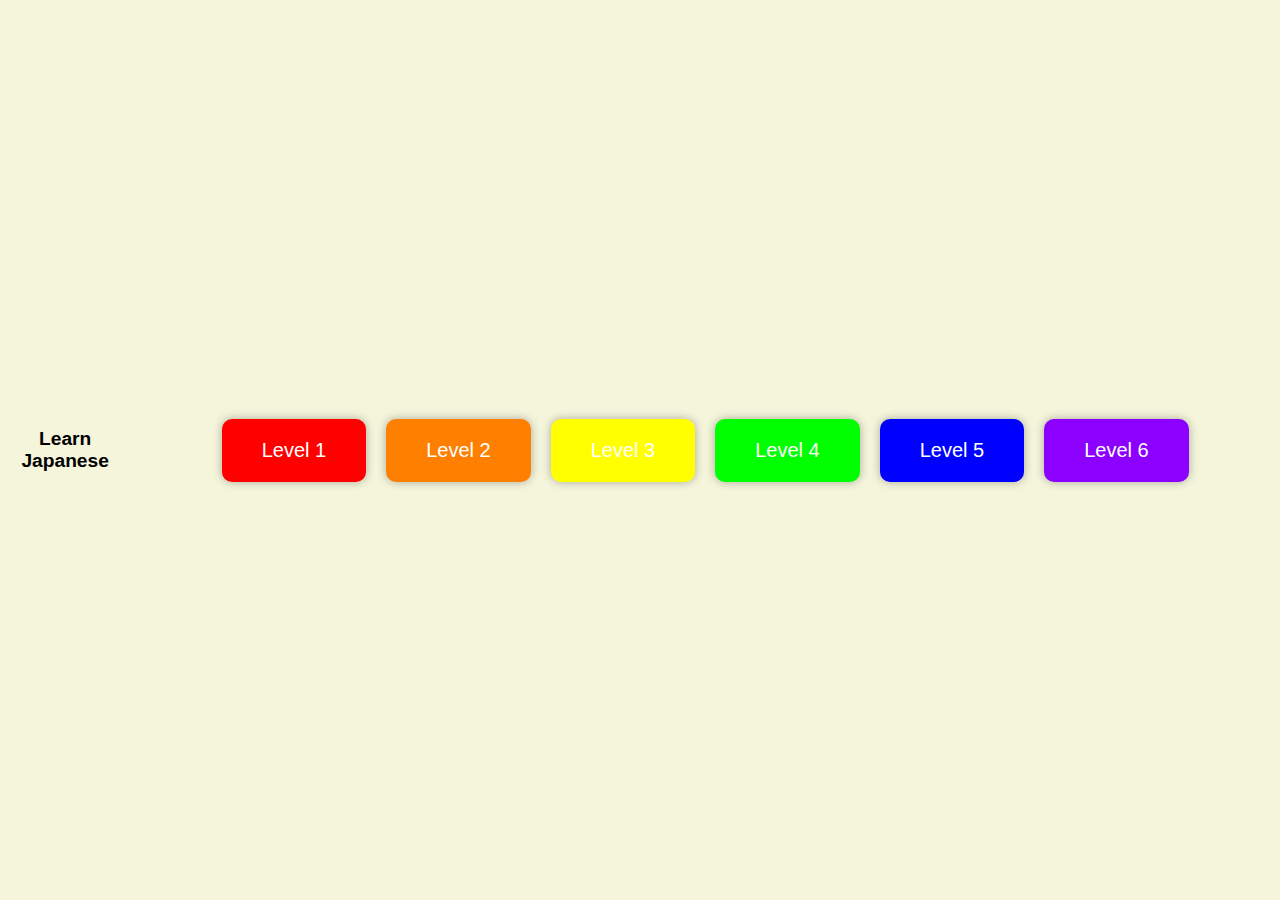
<file: learning app2/learning app/levels-japanese.html>
<!DOCTYPE html>
<html lang="en">

<head>
    <meta charset="UTF-8">
    <meta name="viewport" content="width=device-width, initial-scale=1.0">
    <link rel="stylesheet" href="levels.css">
    <title>Level Selection - Japanese</title>
</head>

<body>
    <h1 id="language" style="font-size: larger;text-align: center;">Learn Japanese</h1>
    <div id="levelsContainer">
        <button class="level-button" id="level1Button">Level 1</button>
        <button class="level-button" id="level2Button">Level 2</button>
        <button class="level-button" id="level3Button">Level 3</button>
        <button class="level-button" id="level4Button">Level 4</button>
        <button class="level-button" id="level5Button">Level 5</button>
        <button class="level-button" id="level6Button">Level 6</button>
    </div>

    <div id="questionContainer" style="display: none;margin-top:100%;">
        <h2>Questions</h2>
        <div id="questions"></div>
        <button id="submitBtn">Submit</button>
        <p id="score"></p>
    </div>

    <script>
        const level1Questions = [
            {
                question: "犬の日本語の意味は何ですか？",
                options: ["a) 犬", "b) 猫", "c) 鳥", "d) 魚"],
                answer: "a) 犬"
            },
            {
                question: "正しい文を選んでください：",
                options: ["a) 彼は学校に行きます。", "b) 彼女は映画を見ます。", "c) 私たちは遊びます。", "d) 彼らは寝ています。"],
                answer: "a) 彼は学校に行きます。"
            },
            {
                question: "次のうち、色の言葉はどれですか？",
                options: ["a) 走る", "b) 青", "c) 飛ぶ", "d) 速い"],
                answer: "b) 青"
            },
            {
                question: "「こんにちは」という言葉は何を意味しますか？",
                options: ["a) さようなら", "b) ありがとう", "c) こんにちは", "d) はい"],
                answer: "c) こんにちは"
            },
            {
                question: "空白を埋めてください：私は___学生です。",
                options: ["a) です", "b) は", "c) が", "d) で"],
                answer: "a) です"
            },
            {
                question: "「猫」の複数形は何ですか？",
                options: ["a) 猫", "b) 猫達", "c) 猫たち", "d) 猫の"],
                answer: "c) 猫たち"
            },
            {
                question: "「大きい」という言葉の反対は何ですか？",
                options: ["a) 小さい", "b) 高い", "c) 速い", "d) 明るい"],
                answer: "a) 小さい"
            },
            {
                question: "「電話」の日本語の意味は何ですか？",
                options: ["a) 車", "b) 時計", "c) 電話", "d) 本"],
                answer: "c) 電話"
            },
            {
                question: "正しい文を選んでください：",
                options: ["a) 彼女は歌を歌います。", "b) 彼は踊ります。", "c) 彼らはサッカーをします。", "d) 私は家に行きます。"],
                answer: "a) 彼女は歌を歌います。"
            },
            {
                question: "質問文の正しい単語の順番は何ですか？",
                options: ["a) 主語 - 動詞 - 目的語", "b) 目的語 - 動詞 - 主語", "c) 動詞 - 主語 - 目的語", "d) 主語 - 目的語 - 動詞"],
                answer: "a) 主語 - 動詞 - 目的語"
            }
        ];

        const level2Questions = [
            {
                question: "「食べる」という動詞の過去形は何ですか？",
                options: ["a) 食べている", "b) 食べます", "c) 食べた", "d) 食べる"],
                answer: "c) 食べた"
            },
            {
                question: "正しい文を選んでください：",
                options: ["a) 彼女はコーヒーを好きです。", "b) 彼らはアイスクリームを好きです。", "c) 私は車を持っています。", "d) 彼らは犬を持っています。"],
                answer: "a) 彼女はコーヒーを好きです。"
            },
            {
                question: "「悲しい」という言葉の反対は何ですか？",
                options: ["a) 幸せ", "b) 怒っている", "c) 興奮している", "d) 嬉しい"],
                answer: "a) 幸せ"
            },
            {
                question: "空白を埋めてください：私たちは先週末___ビーチに行きました。",
                options: ["a) 行く", "b) 行っている", "c) 行きます", "d) 行った"],
                answer: "d) 行った"
            },
            {
                question: "次のうち、現在進行形の文はどれですか？",
                options: ["a) 彼は店に行きます。", "b) 彼女は庭で遊んでいます。", "c) 彼らは動物園に行きました。", "d) 昨日、私は本を読みました。"],
                answer: "b) 彼女は庭で遊んでいます。"
            },
            {
                question: "「子供」という単語の複数形は何ですか？",
                options: ["a) 子供", "b) 子供達", "c) 子供の", "d) 子供たち"],
                answer: "d) 子供たち"
            },
            {
                question: "正しい文を選んでください：",
                options: ["a) 私はギターを弾けます。", "b) 彼女は歌います。", "c) 彼らは踊れます。", "d) 彼は良く泳げます。"],
                answer: "c) 彼らは踊れます。"
            },
            {
                question: "「気にしない」という言葉の意味は何ですか？",
                options: ["a) 怒っている。", "b) 幸せ。", "c) それは私を悩ませません。", "d) 私は気にしない。"],
                answer: "c) それは私を悩ませません。"
            },
            {
                question: "「速い」という言葉の類義語は何ですか？",
                options: ["a) 遅い", "b) 速い", "c) 大声で", "d) 重い"],
                answer: "b) 速い"
            },
            {
                question: "否定文の正しい単語の順番は何ですか？",
                options: ["a) 主語 - 動詞 - 目的語", "b) 動詞 - 目的語 - 主語", "c) 主語 - 目的語 - 動詞", "d) 主語 - 助動詞 - ない - 主要動詞"],
                answer: "d) 主語 - 助動詞 - ない - 主要動詞"
            }
        ];

        const questionContainer = document.getElementById("questionContainer");
        const questionsDiv = document.getElementById("questions");
        const submitBtn = document.getElementById("submitBtn");
        const scoreDiv = document.getElementById("score");

        document.getElementById("level1Button").addEventListener("click", function () {
            displayQuestions(level1Questions);
        });
        document.getElementById("level2Button").addEventListener("click", function () {
            displayQuestions(level2Questions);
        });

        function displayQuestions(questions) {
            document.getElementById("language").style.display = "none";
            document.getElementById("levelsContainer").style.display = "none";
            questionContainer.style.display = "block";
            let questionHTML = "";
            questions.forEach((question, index) => {
                questionHTML += `<div class="question">${question.question}</div>`;
                question.options.forEach(option => {
                    questionHTML += `<div class="option"><input type="radio" name="question${index}" value="${option}"> ${option}</div>`;
                });
                questionHTML += `<br>`;
            });
            questionsDiv.innerHTML = questionHTML;

            submitBtn.addEventListener("click", function () {
                calculateScore(questions);
            });
        }

        function calculateScore(questions) {
            let correctAnswers = 0;
            questions.forEach((question, index) => {
                const selectedAnswer = document.querySelector(`input[name=question${index}]:checked`);
                if (selectedAnswer && selectedAnswer.value === question.answer) {
                    correctAnswers++;
                }
            });
            const score = `Your score: ${correctAnswers} out of ${questions.length}`;
            scoreDiv.textContent = score;
        }
    </script>
</body>

</html>
</file>
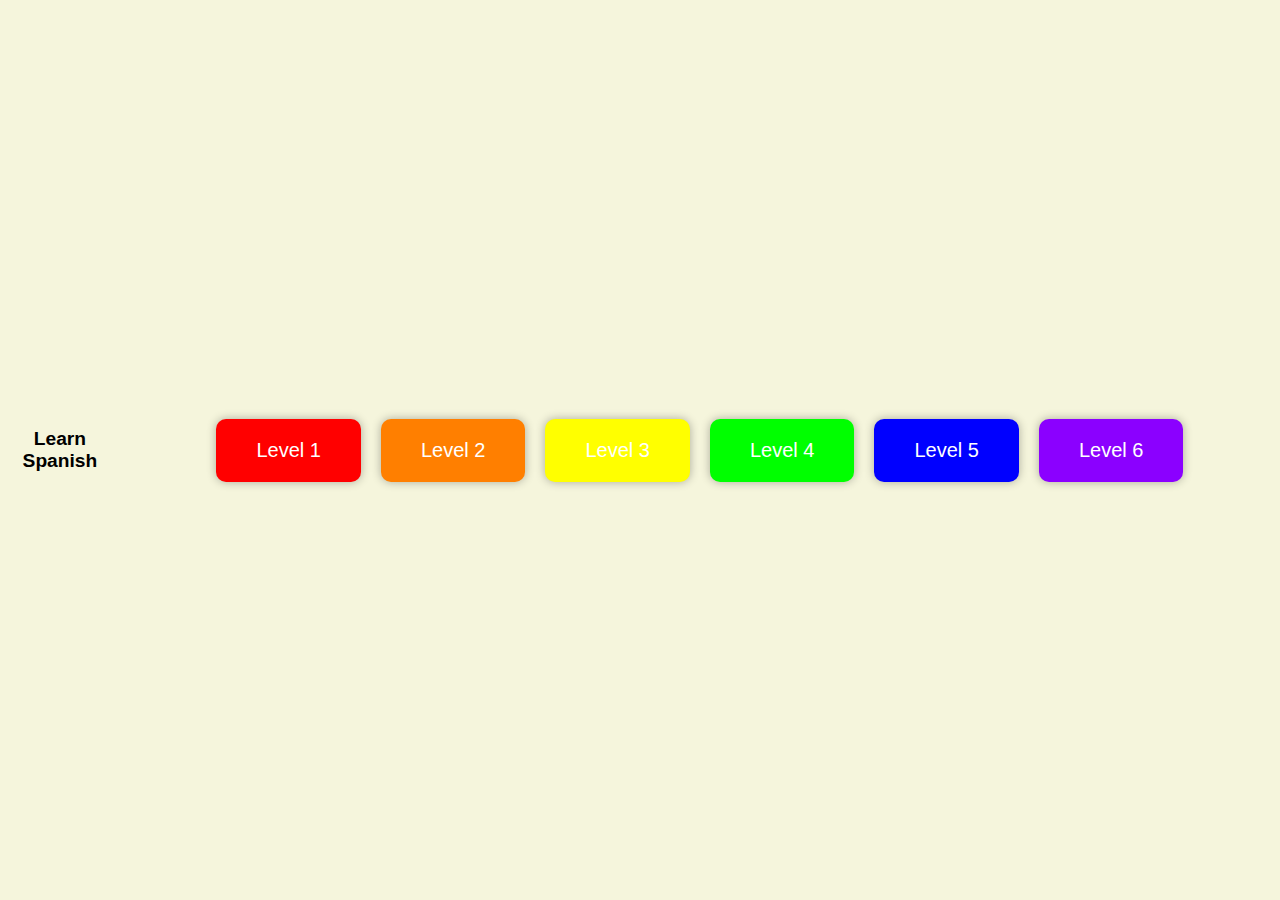
<file: learning app2/learning app/levels-spanish.html>
<!DOCTYPE html>
<html lang="en">

<head>
    <meta charset="UTF-8">
    <meta name="viewport" content="width=device-width, initial-scale=1.0">
    <link rel="stylesheet" href="levels.css">
    <title>Level Selection - Spanish</title>
</head>

<body>
    <h1 id="language" style="font-size: larger;text-align: center;">Learn Spanish</h1>
    <div id="levelsContainer">
        <button class="level-button" id="level1Button">Level 1</button>
        <button class="level-button" id="level2Button">Level 2</button>
        <button class="level-button" id="level3Button">Level 3</button>
        <button class="level-button" id="level4Button">Level 4</button>
        <button class="level-button" id="level5Button">Level 5</button>
        <button class="level-button" id="level6Button">Level 6</button>
    </div>

    <div id="questionContainer" style="display: none;margin-top:80%;">
        <h2>Questions</h2>
        <div id="questions"></div>
        <button id="submitBtn">Submit</button>
        <p id="score"></p>
    </div>

    <script>
        const level1Questions = [
            {
                question: "What is the Spanish word for 'cat'?",
                options: ["a) Gato", "b) Perro", "c) Pájaro", "d) Pez"],
                answer: "a) Gato"
            },
            {
                question: "Choose the correct sentence:",
                options: ["a) Yo tener un gato.", "b) Tú escribe una carta.", "c) Ella lee un libro.", "d) Nosotros cantan en el coche."],
                answer: "c) Ella lee un libro."
            },
            {
                question: "Which of the following is a color in Spanish?",
                options: ["a) Run", "b) Azul", "c) Jump", "d) Fast"],
                answer: "b) Azul"
            },
            {
                question: "What does 'hola' mean?",
                options: ["a) Goodbye", "b) Thank you", "c) Hello", "d) Yes"],
                answer: "c) Hello"
            },
            {
                question: "Fill in the blank: Yo ___ un estudiante.",
                options: ["a) soy", "b) eres", "c) es", "d) somos"],
                answer: "a) soy"
            },
            {
                question: "What is the plural of 'perro'?",
                options: ["a) Perres", "b) Peros", "c) Perros", "d) Perroes"],
                answer: "c) Perros"
            },
            {
                question: "Which word means the opposite of 'pequeño'?",
                options: ["a) Grande", "b) Alto", "c) Rápido", "d) Brillante"],
                answer: "a) Grande"
            },
            {
                question: "What is the Spanish word for 'casa'?",
                options: ["a) House", "b) Carro", "c) Árbol", "d) Casa"],
                answer: "d) Casa"
            },
            {
                question: "Choose the correct sentence:",
                options: ["a) Él puede bailar.", "b) Ella pueden cantar.", "c) Nosotros puede nadar.", "d) Ellos puede correr."],
                answer: "a) Él puede bailar."
            },
            {
                question: "What is the correct order of words in a question in Spanish?",
                options: ["a) Subject - Verb - Object", "b) Object - Verb - Subject", "c) Verb - Subject - Object", "d) Subject - Object - Verb"],
                answer: "c) Verb - Subject - Object"
            }
        ];

        const level2Questions = [
            {
                question: "What is the past tense of the verb 'comer'?",
                options: ["a) Comiendo", "b) Comió", "c) Comen", "d) Come"],
                answer: "b) Comió"
            },
            {
                question: "Choose the correct sentence:",
                options: ["a) Nosotros no gusta el chocolate.", "b) Él gusta nadar.", "c) Yo gusta leer libros.", "d) Ellos gusta jugar al fútbol."],
                answer: "b) Él gusta nadar."
            },
            {
                question: "What is the opposite of the word 'frío'?",
                options: ["a) Calor", "b) Congelado", "c) Templado", "d) Helado"],
                answer: "a) Calor"
            },
            {
                question: "Fill in the blank: Ella ___ al cine ayer.",
                options: ["a) Va", "b) Fue", "c) Irá", "d) Va a ir"],
                answer: "b) Fue"
            },
            {
                question: "Which sentence is in the future tense?",
                options: ["a) Ellos miraron la televisión.", "b) Nosotros comimos pizza.", "c) Tú comes manzanas.", "d) Yo comeré una pizza mañana."],
                answer: "d) Yo comeré una pizza mañana."
            },
            {
                question: "What is the plural of 'chico'?",
                options: ["a) Chico", "b) Chicos", "c) Chic", "d) Chiques"],
                answer: "b) Chicos"
            },
            {
                question: "Choose the correct sentence:",
                options: ["a) Yo puede hablar inglés.", "b) Ella pueden bailar.", "c) Nosotros podemos cantar.", "d) Ellos pueden nadar."],
                answer: "c) Nosotros podemos cantar."
            },
            {
                question: "What does 'adiós' mean?",
                options: ["a) Hello", "b) Goodbye", "c) Thank you", "d) Yes"],
                answer: "b) Goodbye"
            },
            {
                question: "Which word is a synonym for 'bonito'?",
                options: ["a) Pequeño", "b) Grande", "c) Feo", "d) Hermoso"],
                answer: "d) Hermoso"
            },
            {
                question: "What is the correct order of words in a negative sentence in Spanish?",
                options: ["a) Subject - Verb - Object", "b) Verb - Object - Subject", "c) Subject - Object - Verb", "d) Subject - No - Verb - Object"],
                answer: "d) Subject - No - Verb - Object"
            }
        ];

        const level3Questions = [
            {
                question: "Which sentence uses the correct subjunctive mood?",
                options: ["a) Quiero que él va al cine.", "b) Es necesario que ella terminará su trabajo.", "c) Dudamos que él está aquí.", "d) Creemos que él irá al mercado."],
                answer: "c) Dudamos que él está aquí."
            },
            {
                question: "Choose the correct sentence with the conditional tense:",
                options: ["a) Comerá una manzana.", "b) Ella come una manzana.", "c) Comería una manzana.", "d) Ellos comen una manzana."],
                answer: "c) Comería una manzana."
            },
            {
                question: "What is the meaning of the idiom 'costar un ojo de la cara'?",
                options: ["a) To be affordable", "b) To be expensive", "c) To cost an arm and a leg", "d) To be priceless"],
                answer: "c) To cost an arm and a leg"
            },
            {
                question: "Choose the correct phrasal verb to complete the sentence: Ella ___ su coche viejo.",
                options: ["a) Give out", "b) Give away", "c) Give off", "d) Give up"],
                answer: "b) Give away"
            },
            {
                question: "Which sentence is in the passive voice?",
                options: ["a) Comió el pastel.", "b) Ella escribió la carta.", "c) El libro fue leído por María.", "d) Vimos la película."],
                answer: "c) El libro fue leído por María."
            },
            {
                question: "What is the correct plural form of 'niño'?",
                options: ["a) Niñoes", "b) Niñitos", "c) Niños", "d) Niñe"],
                answer: "c) Niños"
            },
            {
                question: "Choose the correct sentence with reflexive verbs: Ellos se ___ cada mañana.",
                options: ["a) Levantar", "b) Levanta", "c) Levantan", "d) Levantan"],
                answer: "a) Levantar"
            },
            {
                question: "What is the meaning of the word 'encantador'?",
                options: ["a) Boring", "b) Charming", "c) Ugly", "d) Confusing"],
                answer: "b) Charming"
            },
            {
                question: "Which sentence is correct with the subjunctive mood?",
                options: ["a) Creo que él vendrá.", "b) Es necesario que ella canta.", "c) Vamos al cine.", "d) Ella comió el pastel."],
                answer: "b) Es necesario que ella canta."
            },
            {
                question: "What is the correct order of words in a negative sentence with reflexive verbs in Spanish?",
                options: ["a) Subject - Verb - Reflexive Pronoun - No - Object", "b) Subject - No - Reflexive Pronoun - Verb - Object", "c) Subject - Reflexive Pronoun - No - Verb - Object", "d) Subject - Reflexive Pronoun - Verb - No - Object"],
                answer: "d) Subject - Reflexive Pronoun - Verb - No - Object"
            }
        ];
  
        const questionContainer = document.getElementById("questionContainer");
        const questionsDiv = document.getElementById("questions");
        const submitBtn = document.getElementById("submitBtn");
        const scoreDiv = document.getElementById("score");

        document.getElementById("level1Button").addEventListener("click", function () {
            displayQuestions(level1Questions);
        });
        document.getElementById("level2Button").addEventListener("click", function () {
            displayQuestions(level2Questions);
        });
        
        function displayQuestions(questions) {
         document.getElementById("language").style.display = "none";
         document.getElementById("levelsContainer").style.display = "none";
         questionContainer.style.display = "block";
         
         let questionHTML = "";
          questions.forEach((question, index) => {
          questionHTML += `<div class="question">${question.question}</div>`;
          question.options.forEach(option => {
            questionHTML += `<div class="option"><input type="radio" name="question${index}" value="${option}"> ${option}</div>`;
        });
        questionHTML += `<br>`;
    });
    questionsDiv.innerHTML = questionHTML;
    submitBtn.addEventListener("click", function () {
            calculateScore(questions);
        });
}
function calculateScore(questions) {
            let correctAnswers = 0;
            questions.forEach((question, index) => {
                const selectedAnswer = document.querySelector(`input[name=question${index}]:checked`);
                if (selectedAnswer && selectedAnswer.value === question.answer) {
                    correctAnswers++;
                }
            });
            const score = `Your score: ${correctAnswers} out of ${questions.length}`;
            scoreDiv.textContent = score;
        }

        

        
    </script>
</body>

</html>
</file>
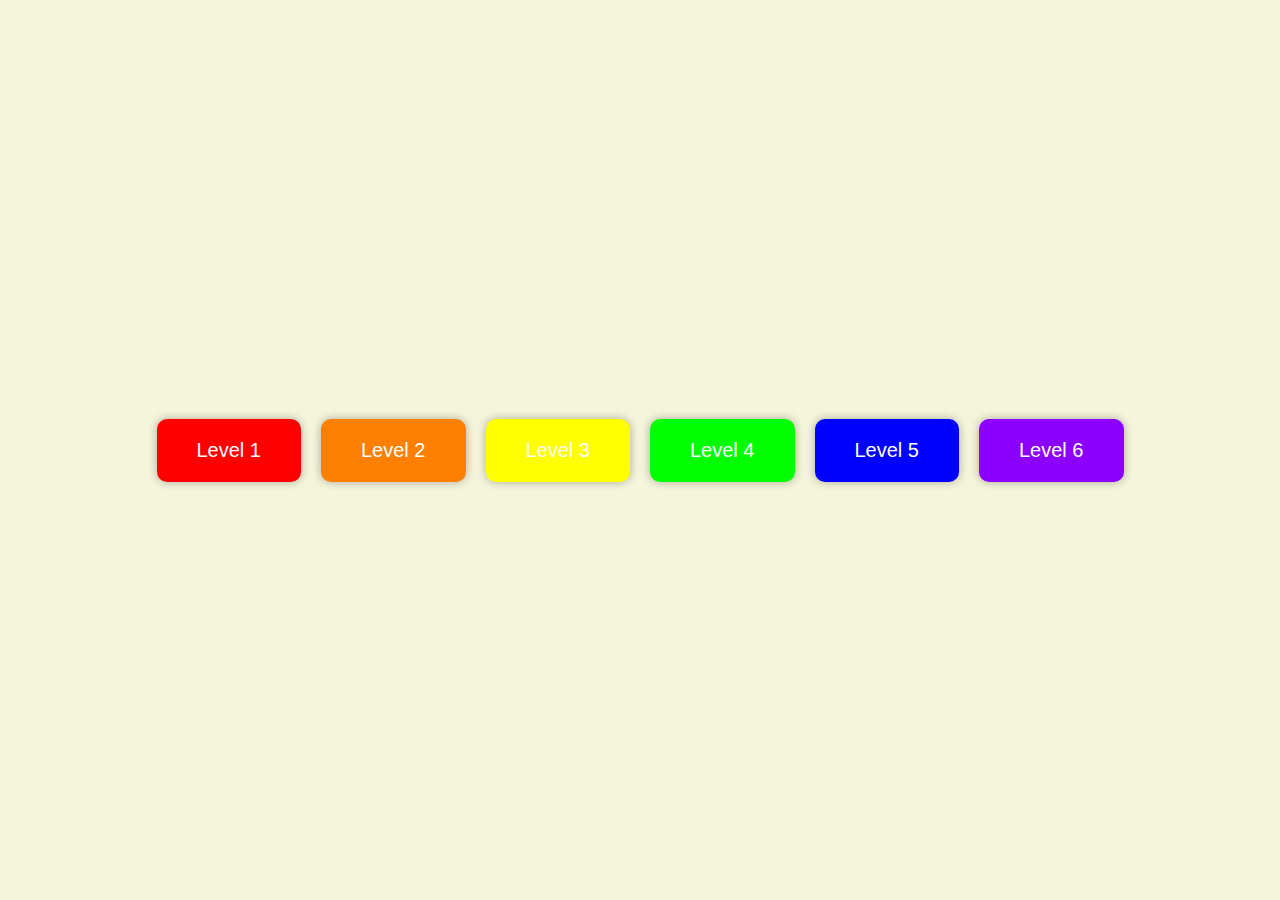
<file: learning app2/learning app/levels.html>
<!DOCTYPE html>
<html lang="en">

<head>
    <meta charset="UTF-8">
    <meta name="viewport" content="width=device-width, initial-scale=1.0">
    <link rel="stylesheet" href="levels.css">
    <title>Level Selection</title>
    
</head>

<body>
    <div id="levelsContainer">
        <button class="level-button" id="level1Button">Level 1</button>
        <button class="level-button" id="level2Button">Level 2</button>
        <button class="level-button" id="level3Button">Level 3</button>
        <button class="level-button" id="level4Button">Level 4</button>
        <button class="level-button" id="level5Button">Level 5</button>
        <button class="level-button" id="level6Button">Level 6</button>
    </div>
</body>

</html>
</file>
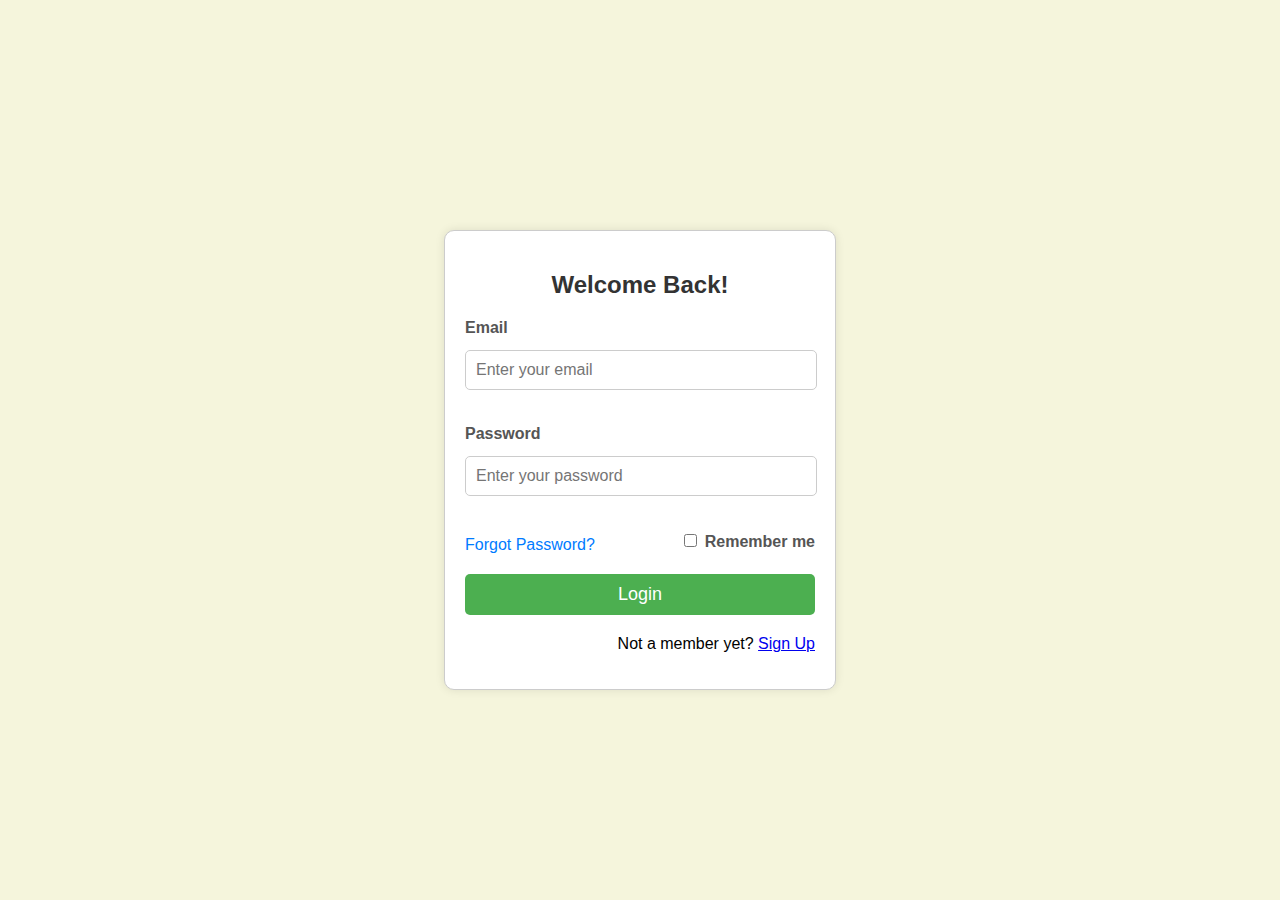
<file: learning app2/learning app/login.html>
<!DOCTYPE html>
<html lang="en">

<head>
    <meta charset="UTF-8">
    <meta name="viewport" content="width=device-width, initial-scale=1.0">
    <link rel="stylesheet" href="styles.css">
    <link rel="stylesheet" href="login.css">
    <title>Login</title>
</head>

<body>
    <div class="login-container">
        <h2>Welcome Back!</h2>
        <form id="login-form">
            <div class="input-group">
                <label for="login-email">Email</label>
                <input type="email" id="login-email" placeholder="Enter your email" required>
            </div>
            <div class="input-group">
                <label for="login-password">Password</label>
                <input type="password" id="login-password" placeholder="Enter your password" required>
            </div>
            <div class="remember-forgot">
                <a href="#" class="forgot-password">Forgot Password?</a>
                <label class="remember-me">
                    <input type="checkbox"> Remember me
                </label>
            </div>
            <button type="submit" class="login-button">Login</button>
        </form>
        <div class="signup-link">
            <p>Not a member yet? <a href="signup.html">Sign Up</a></p>
        </div>
    </div>
    <script src="script.js"></script>
</body>

</html>
</file>
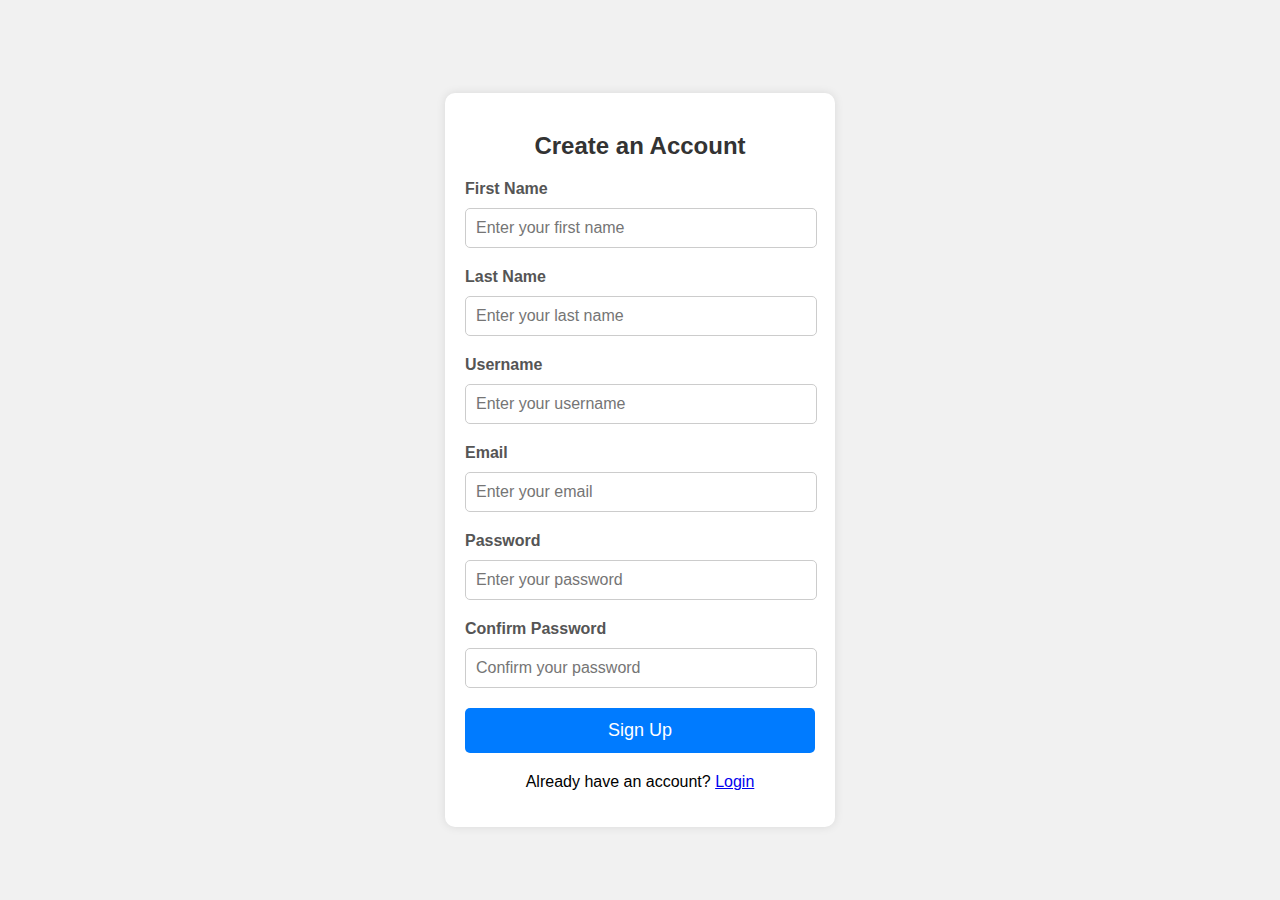
<file: learning app2/learning app/signup.html>
<!DOCTYPE html>
<html lang="en">

<head>
    <meta charset="UTF-8">
    <meta name="viewport" content="width=device-width, initial-scale=1.0">
    <link rel="stylesheet" href="styles.css">
    <link rel="stylesheet" href="signup.css">
    <title>Sign Up</title>
</head>

<body>
    <div class="signup-container">
        <h2>Create an Account</h2>
        <form id="signup-form">
            <div class="input-group">
                <label for="first-name">First Name</label>
                <input type="text" id="first-name" placeholder="Enter your first name" required>
            </div>
            <div class="input-group">
                <label for="last-name">Last Name</label>
                <input type="text" id="last-name" placeholder="Enter your last name" required>
            </div>
            <div class="input-group">
                <label for="signup-username">Username</label>
                <input type="text" id="signup-username" placeholder="Enter your username" required>
            </div>
            <div class="input-group">
                <label for="signup-email">Email</label>
                <input type="email" id="signup-email" placeholder="Enter your email" required>
            </div>
            <div class="input-group">
                <label for="signup-password">Password</label>
                <input type="password" id="signup-password" placeholder="Enter your password" required>
            </div>
            <div class="input-group">
                <label for="confirm-password">Confirm Password</label>
                <input type="password" id="confirm-password" placeholder="Confirm your password" required>
            </div>
            <button type="submit" class="signup-button">Sign Up</button>
        </form>
        <div class="login-link">
            <p>Already have an account? <a href="login.html">Login</a></p>
        </div>
    </div>
    <script src="script.js"></script>
</body>

</html>
</file>
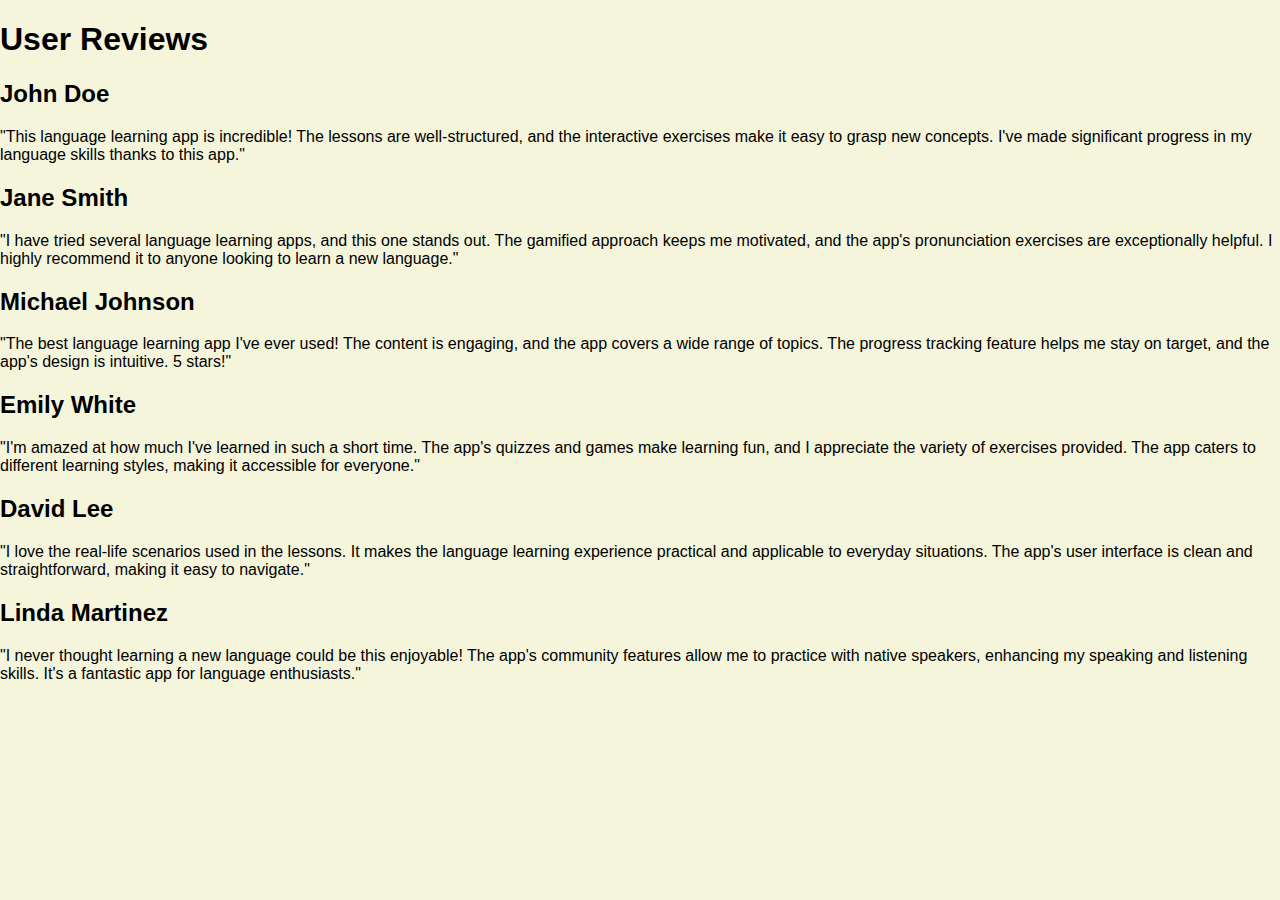
<file: learning app2/learning app/userreview.html>
<!DOCTYPE html>
<html lang="en">
<head>
    <meta charset="UTF-8">
    <meta name="viewport" content="width=device-width, initial-scale=1.0">
    <title>User Reviews - Language Learning Game App</title>
    <link rel="stylesheet" href="styles.css"> <!-- Link to your CSS file (styles.css) -->
</head>
<body>
    <h1>User Reviews</h1>

    <div class="review">
        <h2>John Doe</h2>
        <p>"This language learning app is incredible! The lessons are well-structured, and the interactive exercises make it easy to grasp new concepts. I've made significant progress in my language skills thanks to this app."</p>
    </div>

    <div class="review">
        <h2>Jane Smith</h2>
        <p>"I have tried several language learning apps, and this one stands out. The gamified approach keeps me motivated, and the app's pronunciation exercises are exceptionally helpful. I highly recommend it to anyone looking to learn a new language."</p>
    </div>

    <div class="review">
        <h2>Michael Johnson</h2>
        <p>"The best language learning app I've ever used! The content is engaging, and the app covers a wide range of topics. The progress tracking feature helps me stay on target, and the app's design is intuitive. 5 stars!"</p>
    </div>

    <div class="review">
        <h2>Emily White</h2>
        <p>"I'm amazed at how much I've learned in such a short time. The app's quizzes and games make learning fun, and I appreciate the variety of exercises provided. The app caters to different learning styles, making it accessible for everyone."</p>
    </div>

    <div class="review">
        <h2>David Lee</h2>
        <p>"I love the real-life scenarios used in the lessons. It makes the language learning experience practical and applicable to everyday situations. The app's user interface is clean and straightforward, making it easy to navigate."</p>
    </div>

    <div class="review">
        <h2>Linda Martinez</h2>
        <p>"I never thought learning a new language could be this enjoyable! The app's community features allow me to practice with native speakers, enhancing my speaking and listening skills. It's a fantastic app for language enthusiasts."</p>
    </div>

</body>
</html>
</file>
<file: learning app2/learning app/styles.css>
body {
    font-family: Arial, sans-serif;
    margin: 0;
    padding: 0;
    background-color: #f5f5dc; /* Light cream color */
  }
  
  #home{
    width: fit-content;
    display: flex;
    flex-direction: row;
    justify-content: center;
    align-items: center;
  }
  .gifstyle{
    width: 40vw;
    height: auto;
  }
  .header {
    background-color: #333;
    color: #fff;
    display: flex;
    justify-content: space-between;
    align-items: center;
    padding: 10px 20px;
  }
  
  /* Rest of your CSS styles */
  
  .logo h1 {
    margin: 0;
  }
  .middle-content {
     /* Adjust the value to set the desired distance from the left side */
     padding: 3rem;
  }
  .navigation{
    background-color:#333
    color:#fff;
    text-align:center;
    padding: 10px 0;
  }
  .navigation ul{
    list-style: none;
    padding: 0;
  }
  .navigation ul li{
    display: inline;
    margin: 0 20px;
  }
  .navigation ul li a {
    text-decoration: none;
    color: #fff;
    font-size: 16px;
    transition: color 0.3s;
  }
  
  .navigation ul li a:hover {
    color: #4caf50;
  }
  
  .auth-buttons .small-button {
    padding: 8px 16px;
    margin-left: 10px;
    font-size: 14px;
    border: none;
    border-radius: 5px;
    cursor: pointer;
  }
  
  .container {
    display: flex;
    flex-direction: column;
    align-items: center;
    padding: 20px;
    height: 100vh;
  }
  .welcome-message {
    text-align: center;
    margin-bottom: 20px;
  }
  
  .start-button {
    padding: 15px 30px;
    font-size: 18px;
    background-color: #4caf50;
    color: white;
    border: none;
    border-radius: 5px;
    cursor: pointer;
  }
  
  .language-buttons {
    display: flex;
    justify-content: center;
    margin-bottom: 20px;
  }
  
  .round-button {
    width: 80px;
    height: 80px;
    border-radius: 50%;
    margin: 0 10px;
    font-size: 16px;
    cursor: pointer;
  }
  
  
  .aboutuscontent {
    display: flex;
    align-items: center; /* Center vertically */
    justify-content: center; /* Center horizontally */
    text-align: center; /* Center text within the div */
  }
  
  .image-container {
    margin-right: 20px; /* Adjust margin as needed */
  }
  
  .image-container {
    flex: 1; /* Take up 50% of the container */
  }
  
  .text-content {
    flex: 1; 
    margin-left: -50px/* Take up 50% of the container */
  }
  .aboutus1{
    width: 450px;
    height: 450px;
  }
  .aboutcontentstyle{
    font-size: 20px;
    font-family:Cambria, Cochin, Georgia, Times, 'Times New Roman', serif;
  }
  
  
nav {
    background-color: #333;
    color: #fff;
    padding: 10px 0;
}

nav ul {
    list-style: none;
    text-align: center;
}

nav ul li {
    display: inline;
    margin: 0 20px;
}

nav ul li a {
    text-decoration: none;
    color: #fff;
    font-weight: bold;
}

.contact-section {
  display: flex;
  flex-direction: column;
  justify-content: center;
  align-items: center;
  height: 30vh;
  padding: 20vh;
  background-color: #c2fcc2; /* Light green background color */
}

.contact-section h2 {
  margin-bottom: 20px;
  font-size: 24px;
}

.contact-icons {
  display: flex;
  flex-direction: column;
  align-items: center;
}

.icon {
  display: flex;
  align-items: center;
  margin-bottom: 10px;
}

.icon i {
  margin-right: 10px;
  font-size: 20px;
}

/* Add Font Awesome CDN link in your HTML file to use the icons */
/* Example: <link rel="stylesheet" href="https://cdnjs.cloudflare.com/ajax/libs/font-awesome/6.0.0/css/all.min.css"> */
</file>
<file: learning app2/learning app/language.css>
/* Your existing CSS styles */
body{
    background-color: #f5f5dc;
}
/* Style for the rounded language boxes */
.rounded-box {
    flex: 1;

    background-color: #4CAF50;
    color: white;
    border-radius: 15px; /* Adjust the border radius for the desired curve */
    width: 300px;
    height: auto;
    text-align: center;
    padding: 10px 20px;
    margin: 10px;
    display: inline-block;
    cursor: pointer;
    transition: background-color 0.3s ease;
    box-shadow: 0 4px 8px rgba(0, 0, 0, 0.2); /* Add a box shadow */

}
/* Your existing CSS styles */

/* Style for the rounded language boxes */
.rounded-box {
    background-color: transparent; /* Set background color to transparent */
    color: #4CAF50; /* Set text color */
    border: 2px solid #4CAF50; /* Add border for the boxes */
    border-radius: 15px; /* Adjust the border radius for the desired curve */
    padding: 10px 20px;
    margin: 10px;
    display: inline-block;
    cursor: pointer;
    transition: background-color 0.3s ease, transform 0.3s ease, box-shadow 0.3s ease;
    box-shadow: 0 4px 8px rgba(0, 0, 0, 0.2); /* Add a box shadow */
}

.rounded-box:hover {
    background-color: #4CAF50;
    color: white;
    transform: scale(1.1);
    box-shadow: 0 8px 16px rgba(0, 0, 0, 0.3);
    transition: background-color 0.3s, transform 0.3s, box-shadow 0.3s, color 0.3s;
}


.language-buttons{
    
    padding: 50px;
    display: flex;
    justify-content: row;
    justify-content: center;
    align-items: center;
}
.flag{
    width: 100px;
    height: auto;
}
</file>
<file: learning app2/learning app/levels.css>
body {
    font-family: Arial, sans-serif;
    margin: 0;
    display: flex;
    text-align: center;
    justify-content: center;
    align-items: center;
    height: 100vh;
    background-color: #f5f5dc;
}
h1{
    font-size: 70px;
}
#levelsContainer {
    display: flex;
    flex-wrap: wrap;
    align-items: center;
    width: 100%;
    justify-content: center;
}

.level-button {
    margin: 10px;
    padding: 20px 40px;
    font-size: 20px;
    cursor: pointer;
    border: none;
    border-radius: 10px;
    transition: all 0.3s ease;
    animation: fadeIn 0.5s ease;
    box-shadow: 0px 0px 10px rgba(0, 0, 0, 0.3);
    color: white;
}

.level-button:hover {
    transform: scale(1.1);
    box-shadow: 0px 0px 20px rgba(0, 0, 0, 0.5);
}

#level1Button {
    background-color: #FF0000; /* Red */
}

#level2Button {
    background-color: #FF7F00; /* Orange */
}

#level3Button {
    background-color: #FFFF00; /* Yellow */
}

#level4Button {
    background-color: #00FF00; /* Green */
}

#level5Button {
    background-color: #0000FF; /* Blue */
}

#level6Button {
    background-color: #8B00FF; /* Violet */
}

@keyframes fadeIn {
    from {
        opacity: 0;
    }
    to {
        opacity: 1;
    }
}
.question {
    text-align: left;
    margin-bottom: 10px;
}

.option {
    text-align: left;
    margin-bottom: 5px;
}
</file>
<file: learning app2/learning app/login.css>
.login-container {
    max-width: 300px;
    margin: 0 auto;
    padding: 20px;
    border: 1px solid #ccc;
    border-radius: 5px;
  }
  
  #login-form label {
    display: block;
    margin-bottom: 8px;
  }
  
  #login-form input[type="email"],
  #login-form input[type="password"] {
    width: calc(100% - 20px);
    padding: 10px;
    margin-bottom: 15px;
    border: 1px solid #ccc;
    border-radius: 5px;
  }
  
  #login-form button {
    width: 100%;
    padding: 10px;
    background-color: #4CAF50;
    color: white;
    border: none;
    border-radius: 5px;
    cursor: pointer;
    transition: background-color 0.3s;
  }
  
  #login-form button:hover {
    background-color: #45a049;
  }
  
  .forgot-password a,
  .signup-link p {
    text-align: right;
  }
  
  
body {
    font-family: Arial, sans-serif;
    background-color: #f5f5dc;
    display: flex;
    justify-content: center;
    align-items: center;
    height: 100vh;
    margin: 0;
}

.login-container {
    background-color: #ffffff;
    padding: 20px;
    width: 80vw;
    max-width: 350px;
    border-radius: 10px;
    box-shadow: 0px 0px 10px 0px rgba(0, 0, 0, 0.1);
    text-align: center;
    margin-top: 20px;
}

h2 {
    margin-bottom: 20px;
    font-size: 24px;
    color: #333;
}

.input-group {
    margin-bottom: 20px;
    text-align: left;
}

label {
    display: block;
    font-weight: bold;
    margin-bottom: 5px;
    color: #555;
}

input[type="email"],
input[type="password"] {
    width: calc(100% - 20px);
    padding: 10px;
    font-size: 16px;
    border: 1px solid #ccc;
    border-radius: 5px;
    margin-top: 5px;
}

.remember-forgot {
    display: flex;
    justify-content: space-between;
    align-items: center;
    margin-bottom: 15px;
}

.remember-me {
    display: flex;
    align-items: center;
}

.forgot-password {
    color: #007bff;
    text-decoration: none;
}

button {
    width: 100%;
    padding: 12px;
    background-color: #007bff;
    color: #fff;
    border: none;
    border-radius: 5px;
    font-size: 18px;
    cursor: pointer;
    transition: background-color 0.3s;
}

button:hover {
    background-color: #0056b3;
}

.signup-link {
    margin-top: 20px;
    font-size: 16px;
}
</file>
<file: learning app2/learning app/signup.css>
body {
    font-family: Arial, sans-serif;
    background-color: #f1f1f1;
    display: flex;
    justify-content: center;
    align-items: center;
    height: 100vh;
    margin: 0;
}

.signup-container {
    background-color: #ffffff;
    padding: 20px;
    width: 80vw;
    max-width: 350px;
    border-radius: 10px;
    box-shadow: 0px 0px 10px 0px rgba(0, 0, 0, 0.1);
    text-align: center;
    margin-top: 20px;
}

h2 {
    margin-bottom: 20px;
    font-size: 24px;
    color: #333;
}

.input-group {
    margin-bottom: 20px;
    text-align: left;
}

label {
    font-weight: bold;
    margin-bottom: 5px;
    color: #555;
    display: block;
}

input[type="text"],
input[type="email"],
input[type="tel"],
input[type="password"] {
    width: calc(100% - 20px);
    padding: 10px;
    font-size: 16px;
    border: 1px solid #ccc;
    border-radius: 5px;
    margin-top: 5px;
}

button {
    width: 100%;
    padding: 12px;
    background-color: #007bff;
    color: #fff;
    border: none;
    border-radius: 5px;
    font-size: 18px;
    cursor: pointer;
    transition: background-color 0.3s;
}

button:hover {
    background-color: #0056b3;
}

.login-link {
    margin-top: 20px;
    font-size: 16px;
}
</file>
